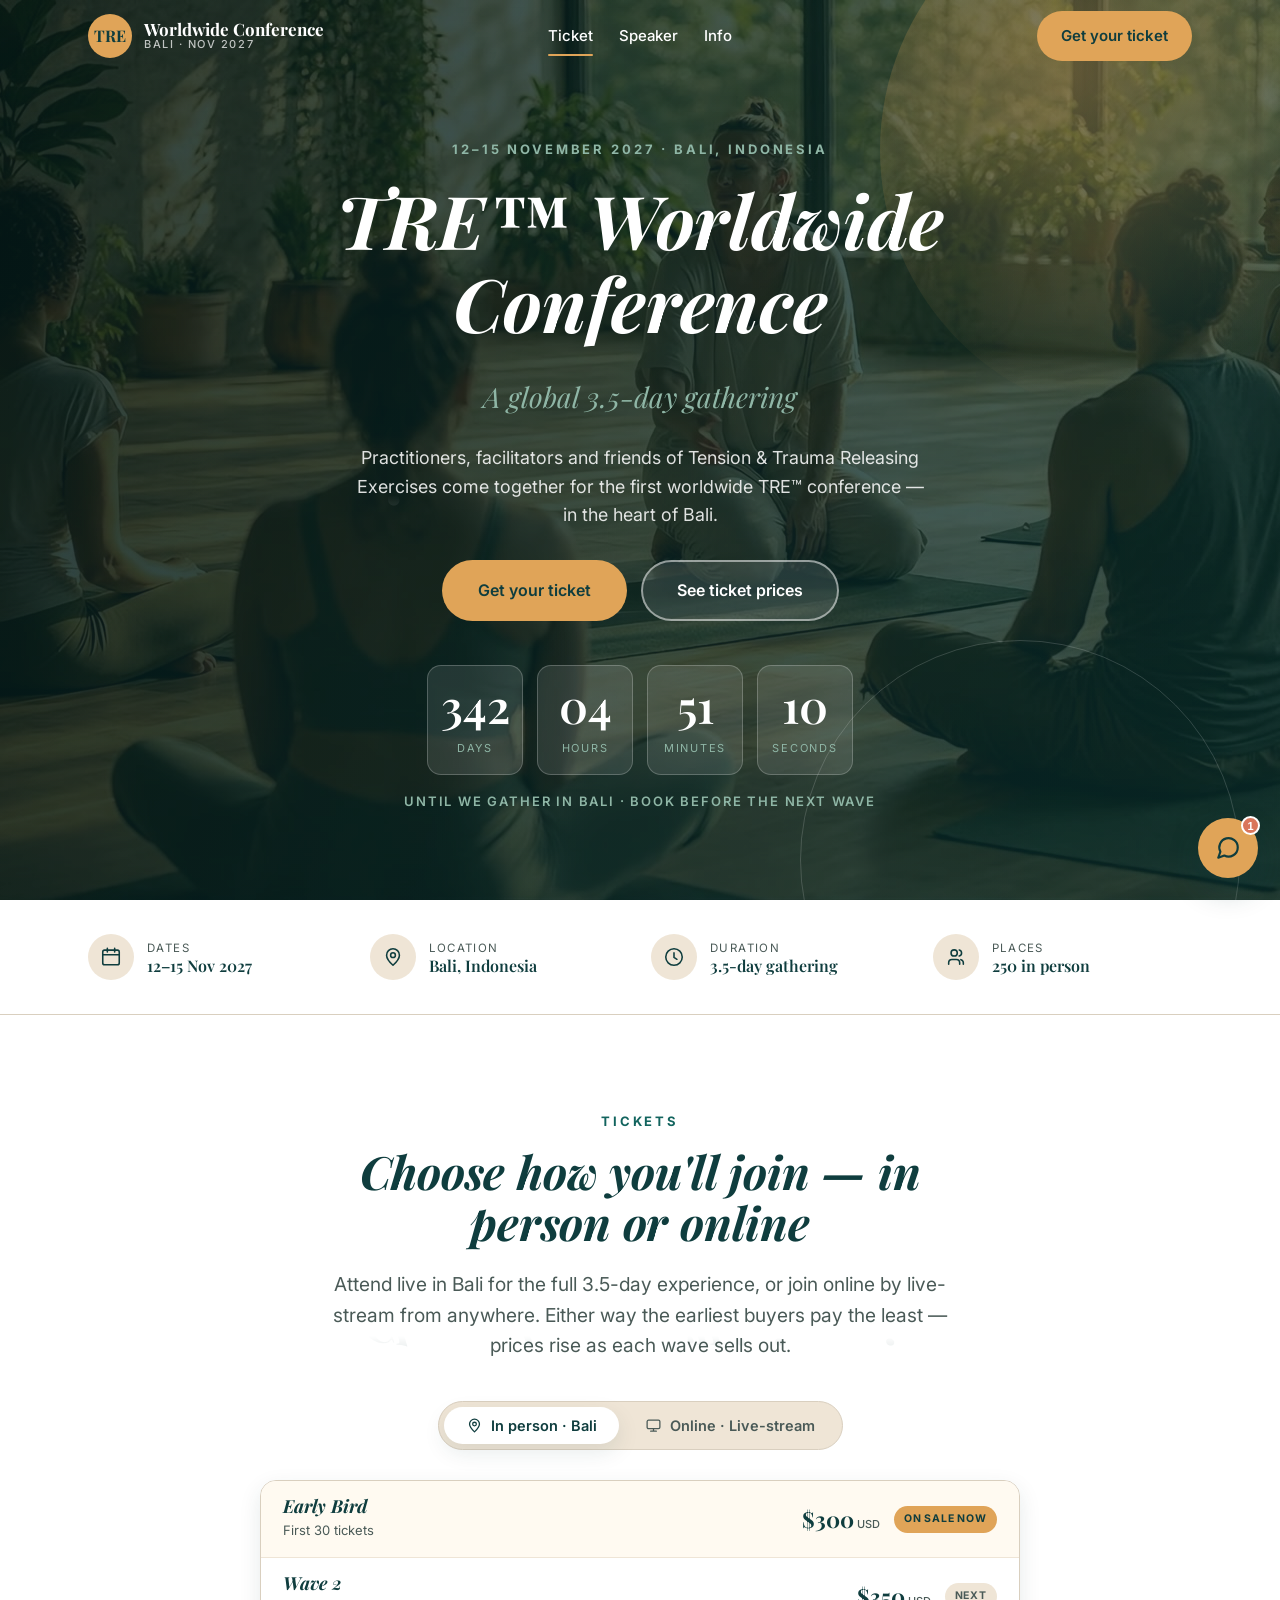
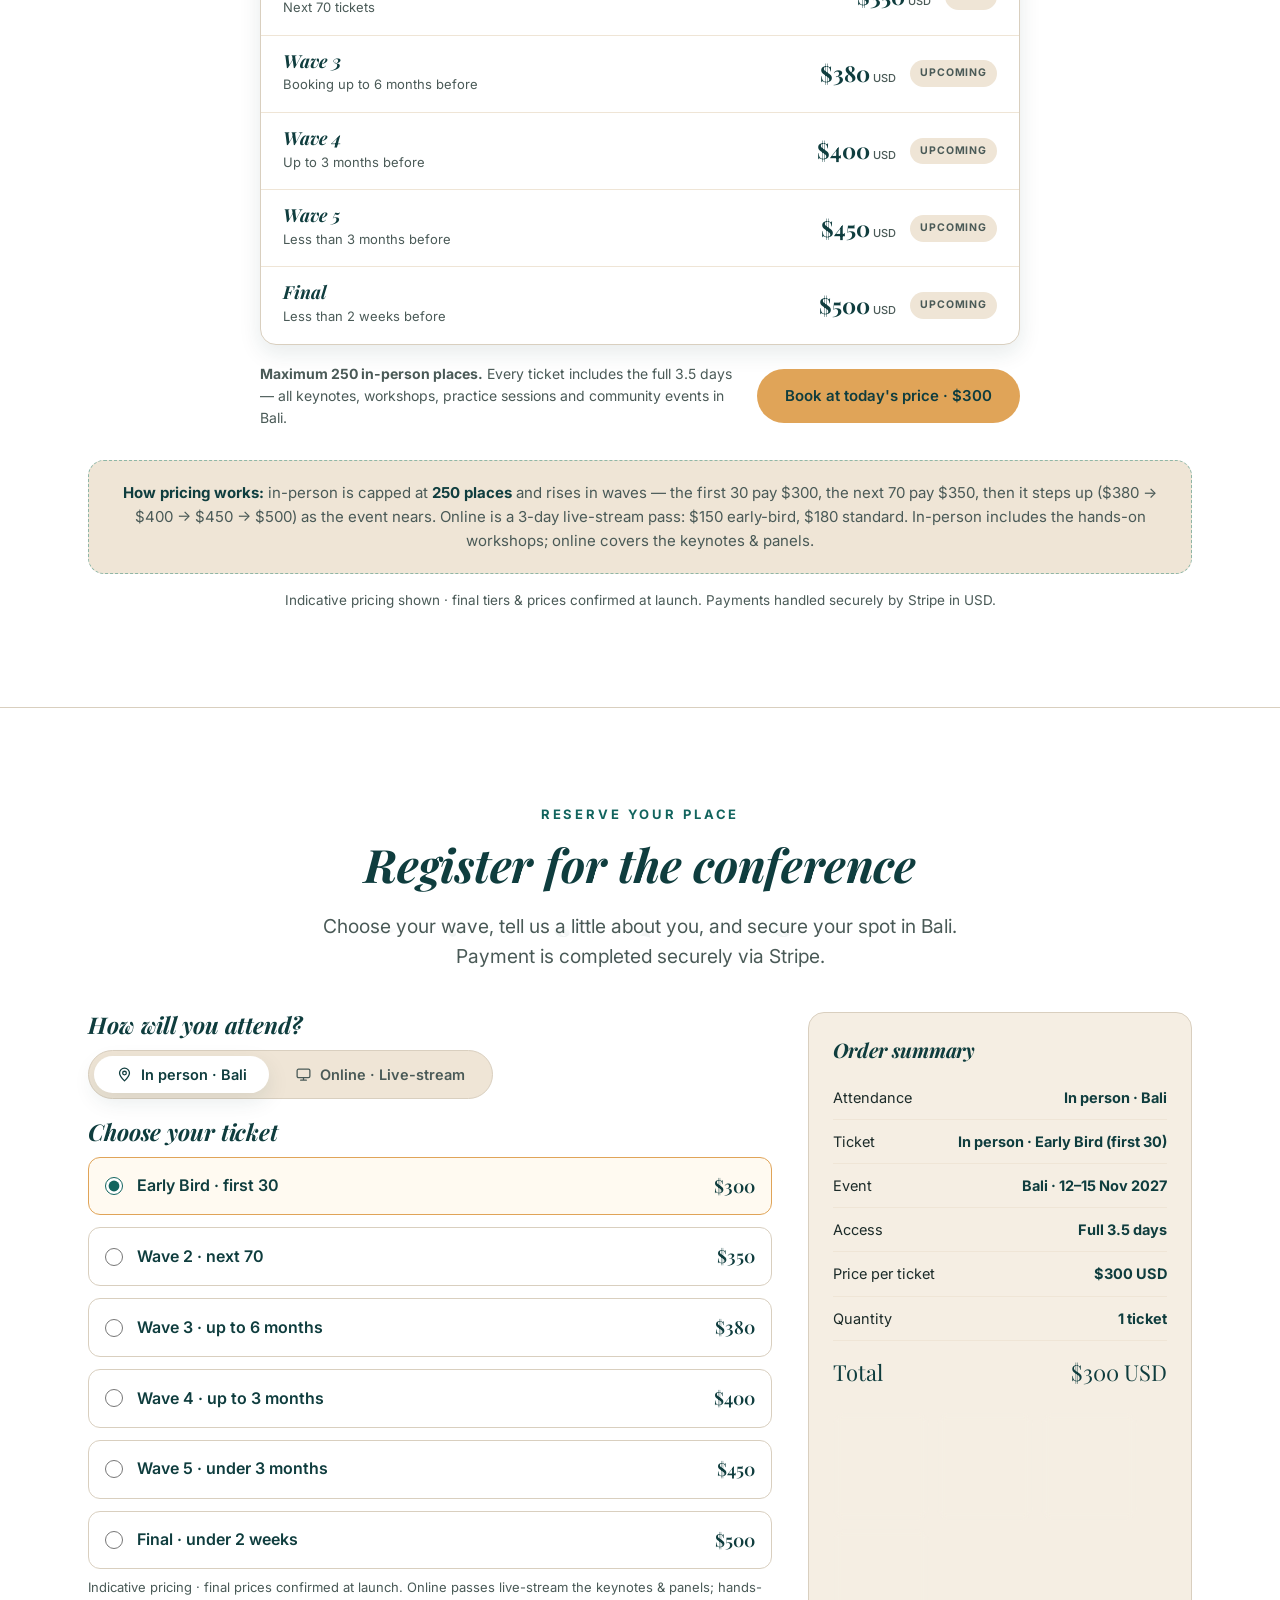
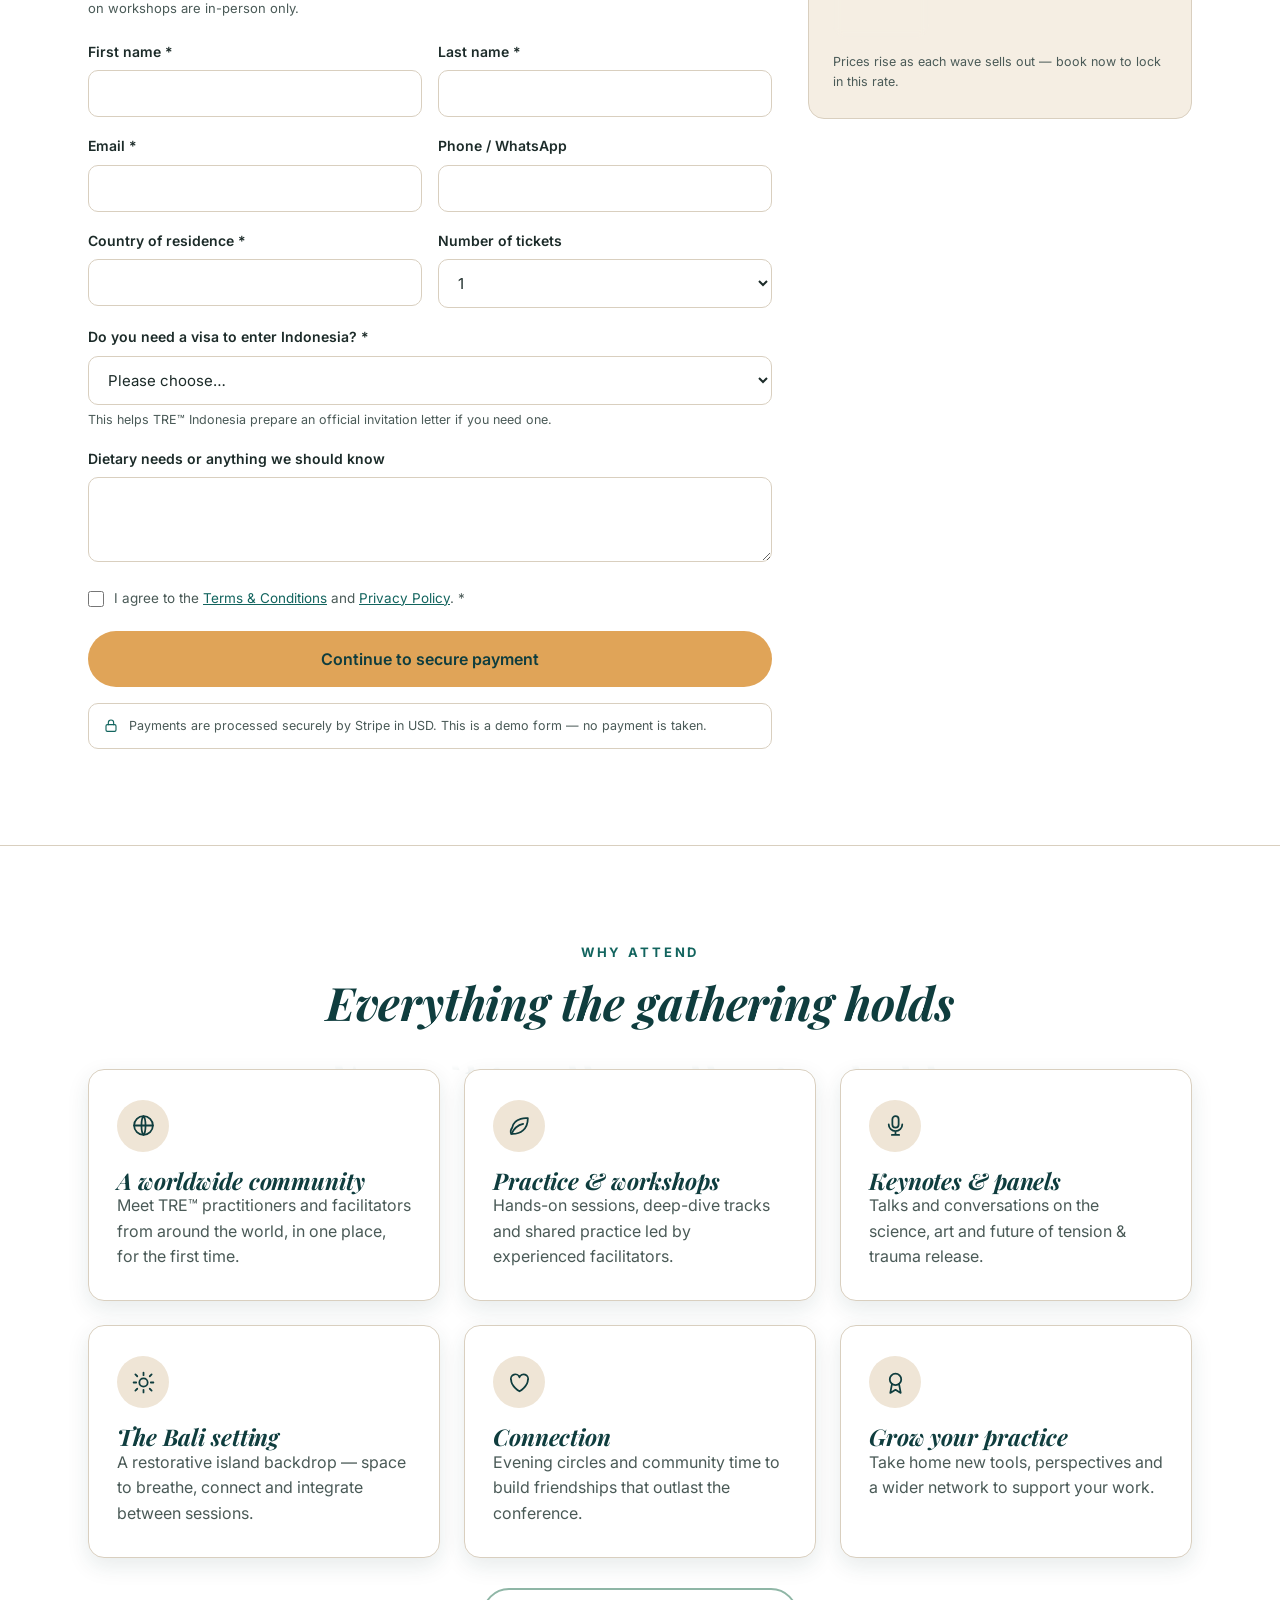
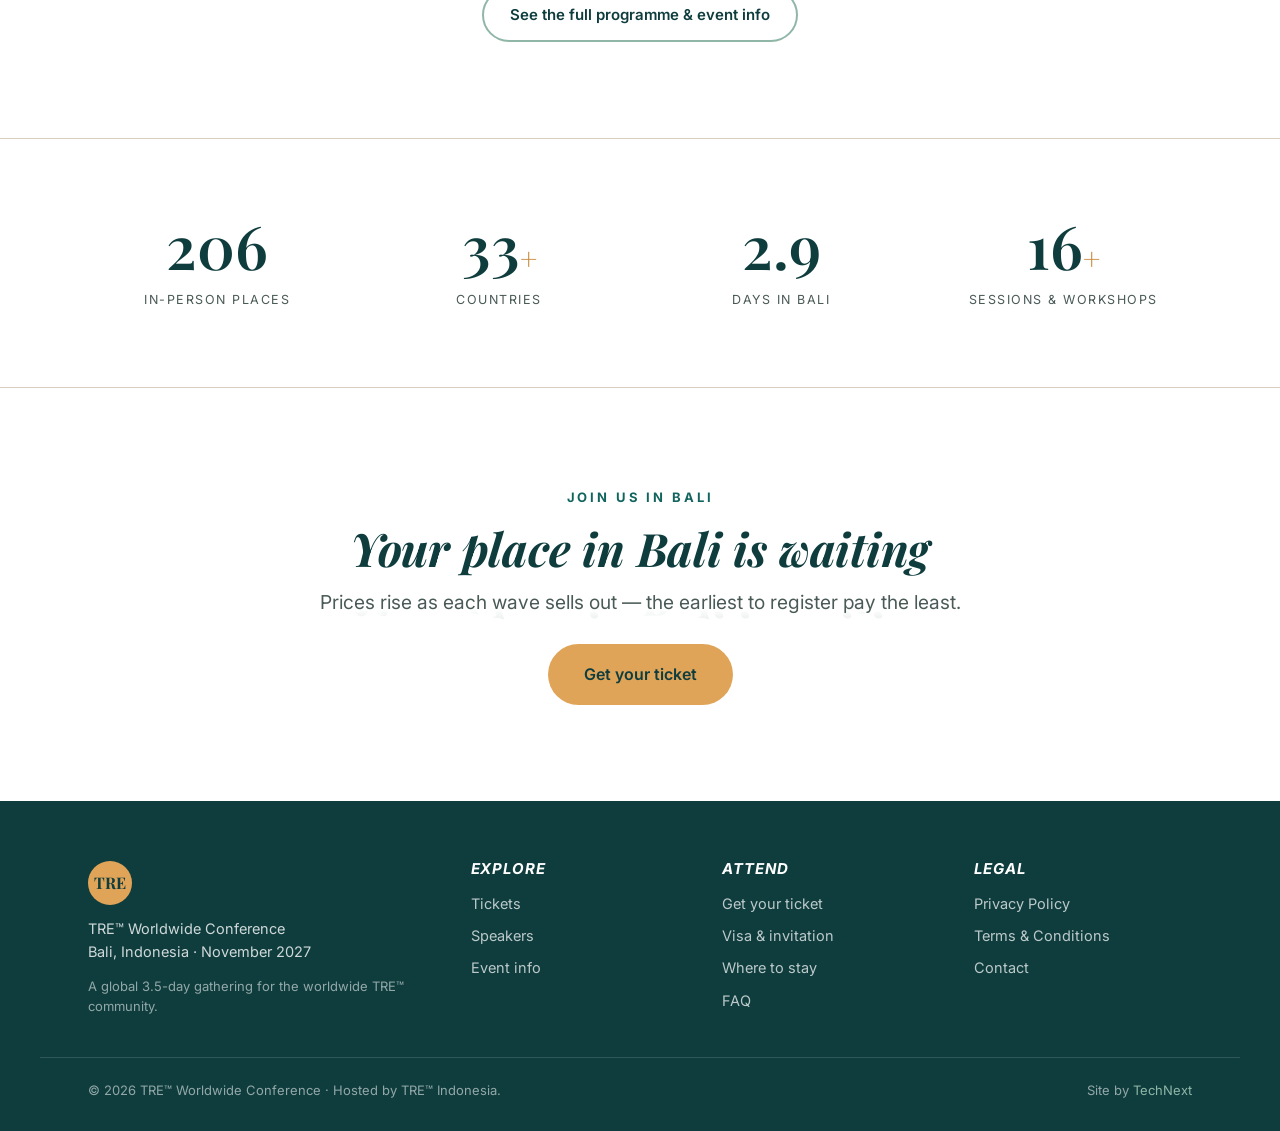
<file: index.html>
<!doctype html>
<html lang="en">
<head>
<meta charset="utf-8">
<meta name="viewport" content="width=device-width, initial-scale=1">
<title>TRE™ Worldwide Conference — Bali 2027 | Tickets</title>
<meta name="description" content="Get your ticket for the first worldwide TRE™ conference — Bali, Indonesia, November 2027. Live countdown, rising-price waves, secure registration.">
<link rel="preconnect" href="https://fonts.googleapis.com">
<link rel="preconnect" href="https://fonts.gstatic.com" crossorigin>
<link href="https://fonts.googleapis.com/css2?family=Playfair+Display:ital,wght@0,400;0,500;0,600;0,700;0,800;0,900;1,400;1,500;1,600;1,700;1,800;1,900&family=Inter:wght@400;500;600;700&display=swap" rel="stylesheet">
<link rel="stylesheet" href="assets/style.css?v=5">
<link rel="icon" href="data:image/svg+xml,%3Csvg%20xmlns='http://www.w3.org/2000/svg'%20viewBox='0%200%2032%2032'%3E%3Ccircle%20cx='16'%20cy='16'%20r='16'%20fill='%230F3D3E'/%3E%3Ccircle%20cx='16'%20cy='16'%20r='6'%20fill='%23E0A458'/%3E%3C/svg%3E">
</head>
<body>

<header class="site-header" id="top">
  <div class="wrap header-inner">
    <a class="brand" href="index.html">
      <span class="brand-mark">TRE</span>
      <span class="brand-text">Worldwide Conference<small>Bali · Nov 2027</small></span>
    </a>
    <button class="nav-toggle" aria-label="Toggle menu" aria-expanded="false"><span></span><span></span><span></span></button>
    <nav class="site-nav" id="nav">
      <div class="nav-links">
        <a href="index.html" class="is-active">Ticket</a>
        <a href="speakers.html">Speaker</a>
        <a href="info.html">Info</a>
      </div>
      <a class="btn btn-amber nav-cta" href="#register">Get your ticket</a>
    </nav>
  </div>
</header>

<!-- HERO -->
<section class="hero">
  <video class="hero-video" autoplay muted loop playsinline preload="auto" poster="images/hero-poster.jpg">
    <source src="videos/hero.mp4" type="video/mp4">
  </video>
  <div class="glow"></div><div class="ring"></div>
  <div class="wrap">
    <span class="kicker">12–15 November 2027 · Bali, Indonesia</span>
    <h1>TRE™ Worldwide Conference</h1>
    <div class="sub">A global 3.5-day gathering</div>
    <p class="hero-copy">Practitioners, facilitators and friends of Tension &amp; Trauma Releasing Exercises come together for the first worldwide TRE™ conference — in the heart of Bali.</p>
    <div class="hero-btns">
      <a class="btn btn-amber btn-lg pulse" href="#register">Get your ticket</a>
      <a class="btn btn-ghost-light btn-lg" href="#tickets">See ticket prices</a>
    </div>
    <div class="countdown" data-countdown>
      <div class="cd-box"><div class="n" data-cd="days">—</div><div class="l">Days</div></div>
      <div class="cd-box"><div class="n" data-cd="hours">—</div><div class="l">Hours</div></div>
      <div class="cd-box"><div class="n" data-cd="minutes">—</div><div class="l">Minutes</div></div>
      <div class="cd-box"><div class="n" data-cd="seconds">—</div><div class="l">Seconds</div></div>
    </div>
    <div class="cd-label">Until we gather in Bali · book before the next wave</div>
  </div>
</section>

<!-- QUICK FACTS -->
<section class="section--white" style="padding:34px 0;">
  <div class="wrap">
    <div class="facts">
      <div class="fact"><div class="fi"><svg viewBox="0 0 24 24"><rect x="3" y="4.5" width="18" height="16" rx="2"/><path d="M3 9.5h18M8 2.5v4M16 2.5v4"/></svg></div><div><div class="fl">Dates</div><div class="fv">12–15 Nov 2027</div></div></div>
      <div class="fact"><div class="fi"><svg viewBox="0 0 24 24"><path d="M12 21s7-6.4 7-11a7 7 0 1 0-14 0c0 4.6 7 11 7 11z"/><circle cx="12" cy="10" r="2.6"/></svg></div><div><div class="fl">Location</div><div class="fv">Bali, Indonesia</div></div></div>
      <div class="fact"><div class="fi"><svg viewBox="0 0 24 24"><circle cx="12" cy="12" r="9"/><path d="M12 7.5v5l3.2 2"/></svg></div><div><div class="fl">Duration</div><div class="fv">3.5-day gathering</div></div></div>
      <div class="fact"><div class="fi"><svg viewBox="0 0 24 24"><path d="M16 20v-1.6a3.6 3.6 0 0 0-3.6-3.6H7.6A3.6 3.6 0 0 0 4 18.4V20"/><circle cx="10" cy="7.6" r="3.4"/><path d="M20 20v-1.6a3.6 3.6 0 0 0-2.7-3.5M15.5 4.3a3.4 3.4 0 0 1 0 6.6"/></svg></div><div><div class="fl">Places</div><div class="fv">250 in person</div></div></div>
    </div>
  </div>
</section>

<!-- TICKETS -->
<section class="section--white divide" id="tickets">
  <div class="wrap">
    <div class="section-head center">
      <span class="kicker">Tickets</span>
      <h2>Choose how you'll join — in person or online</h2>
      <p class="lead">Attend live in Bali for the full 3.5-day experience, or join online by live-stream from anywhere. Either way the earliest buyers pay the least — prices rise as each wave sells out.</p>
    </div>
    <div class="attend-wrap">
      <div class="attend-toggle" role="tablist" aria-label="Attendance type">
        <button type="button" class="at-opt is-on" data-attend="inperson" aria-selected="true"><svg viewBox="0 0 24 24"><path d="M12 21s7-6.4 7-11a7 7 0 1 0-14 0c0 4.6 7 11 7 11z"/><circle cx="12" cy="10" r="2.6"/></svg>In person · Bali</button>
        <button type="button" class="at-opt" data-attend="online" aria-selected="false"><svg viewBox="0 0 24 24"><rect x="3" y="4.5" width="18" height="12" rx="2"/><path d="M8 20h8M12 16.5V20"/></svg>Online · Live-stream</button>
      </div>
    </div>
    <div class="tiers tiers--ladder" data-tiers="inperson">
      <div class="ladder">
        <div class="ladder-row is-now">
          <div class="lr-when"><span class="lr-stage">Early Bird</span><span class="lr-sub">First 30 tickets</span></div>
          <div class="lr-price">$300<small>USD</small></div>
          <span class="lr-status">On sale now</span>
        </div>
        <div class="ladder-row">
          <div class="lr-when"><span class="lr-stage">Wave 2</span><span class="lr-sub">Next 70 tickets</span></div>
          <div class="lr-price">$350<small>USD</small></div>
          <span class="lr-status">Next</span>
        </div>
        <div class="ladder-row">
          <div class="lr-when"><span class="lr-stage">Wave 3</span><span class="lr-sub">Booking up to 6 months before</span></div>
          <div class="lr-price">$380<small>USD</small></div>
          <span class="lr-status">Upcoming</span>
        </div>
        <div class="ladder-row">
          <div class="lr-when"><span class="lr-stage">Wave 4</span><span class="lr-sub">Up to 3 months before</span></div>
          <div class="lr-price">$400<small>USD</small></div>
          <span class="lr-status">Upcoming</span>
        </div>
        <div class="ladder-row">
          <div class="lr-when"><span class="lr-stage">Wave 5</span><span class="lr-sub">Less than 3 months before</span></div>
          <div class="lr-price">$450<small>USD</small></div>
          <span class="lr-status">Upcoming</span>
        </div>
        <div class="ladder-row">
          <div class="lr-when"><span class="lr-stage">Final</span><span class="lr-sub">Less than 2 weeks before</span></div>
          <div class="lr-price">$500<small>USD</small></div>
          <span class="lr-status">Upcoming</span>
        </div>
      </div>
      <div class="ladder-foot">
        <span><b>Maximum 250 in-person places.</b> Every ticket includes the full 3.5 days — all keynotes, workshops, practice sessions and community events in Bali.</span>
        <a class="btn btn-amber pick-tier" data-tier="ip1" data-attend="inperson" href="#register">Book at today's price · $300</a>
      </div>
    </div>

    <div class="tiers tiers--two" data-tiers="online" hidden>
      <div class="tier tier--online tier--featured">
        <span class="badge-featured">Best value</span>
        <span class="t-mode">Online</span>
        <span class="t-tag">Early Bird</span>
        <div class="t-name">Live-stream</div>
        <div class="t-price">$150 <small>USD</small></div>
        <div class="t-note">3-day live-stream · early-bird rate</div>
        <ul><li>Live-stream of all keynotes &amp; panels (3 days)</li><li>Session recordings after each day</li><li>Digital workbook &amp; online community</li></ul>
        <a class="btn btn-amber pick-tier" data-tier="on1" data-attend="online" href="#register">Choose Early Bird</a>
      </div>
      <div class="tier tier--online">
        <span class="t-mode">Online</span>
        <span class="t-tag">Standard</span>
        <div class="t-name">Live-stream</div>
        <div class="t-price">$180 <small>USD</small></div>
        <div class="t-note">3-day live-stream · standard rate</div>
        <ul><li>Live-stream of all keynotes &amp; panels (3 days)</li><li>Session recordings after each day</li><li>Digital workbook &amp; online community</li></ul>
        <a class="btn btn-outline pick-tier" data-tier="on2" data-attend="online" href="#register">Choose Standard</a>
      </div>
    </div>

    <div class="note center" style="margin-top:30px;"><b>How pricing works:</b> in-person is capped at <b>250 places</b> and rises in waves — the first 30 pay $300, the next 70 pay $350, then it steps up ($380 → $400 → $450 → $500) as the event nears. Online is a 3-day live-stream pass: $150 early-bird, $180 standard. In-person includes the hands-on workshops; online covers the keynotes &amp; panels.</div>
    <p class="center muted" style="margin-top:16px;font-size:13.5px;">Indicative pricing shown · final tiers &amp; prices confirmed at launch. Payments handled securely by Stripe in USD.</p>
  </div>
</section>

<!-- REGISTER -->
<section class="section--white divide" id="register">
  <div class="wrap">
    <div class="section-head center">
      <span class="kicker">Reserve your place</span>
      <h2>Register for the conference</h2>
      <p class="lead">Choose your wave, tell us a little about you, and secure your spot in Bali. Payment is completed securely via Stripe.</p>
    </div>

    <div class="form-success" id="form-success">
      <h3><svg viewBox="0 0 24 24"><circle cx="12" cy="12" r="9"/><path d="M8.5 12.5l2.5 2.5 4.5-5"/></svg>You're on the list!</h3>
      <p>Thanks for registering — this is a demo confirmation. On the live site you'll be taken to secure Stripe checkout to complete payment, then receive your ticket and info pack by email (travel, visa guidance and the recommended hotel list). If you told us you need a visa, TRE™ Indonesia will prepare your invitation letter.</p>
    </div>

    <div class="form-grid">
      <form id="ticket-form" novalidate>
        <h3 style="margin-bottom:12px;">How will you attend?</h3>
        <div class="attend-wrap" style="justify-content:flex-start;margin-bottom:20px;">
          <div class="attend-toggle" role="tablist" aria-label="Attendance type">
            <button type="button" class="at-opt is-on" data-attend="inperson"><svg viewBox="0 0 24 24"><path d="M12 21s7-6.4 7-11a7 7 0 1 0-14 0c0 4.6 7 11 7 11z"/><circle cx="12" cy="10" r="2.6"/></svg>In person · Bali</button>
            <button type="button" class="at-opt" data-attend="online"><svg viewBox="0 0 24 24"><rect x="3" y="4.5" width="18" height="12" rx="2"/><path d="M8 20h8M12 16.5V20"/></svg>Online · Live-stream</button>
          </div>
        </div>

        <h3 style="margin-bottom:12px;">Choose your ticket</h3>
        <div class="radio-tiers" data-attend-group="inperson">
          <label class="radio-tier"><input type="radio" name="tier" value="ip1" data-name="In person · Early Bird (first 30)" data-price="$300 USD"><span class="rt-name">Early Bird · first 30</span><span class="rt-price">$300</span></label>
          <label class="radio-tier"><input type="radio" name="tier" value="ip2" data-name="In person · Wave 2 (next 70)" data-price="$350 USD"><span class="rt-name">Wave 2 · next 70</span><span class="rt-price">$350</span></label>
          <label class="radio-tier"><input type="radio" name="tier" value="ip3" data-name="In person · Wave 3 (up to 6 months before)" data-price="$380 USD"><span class="rt-name">Wave 3 · up to 6 months</span><span class="rt-price">$380</span></label>
          <label class="radio-tier"><input type="radio" name="tier" value="ip4" data-name="In person · Wave 4 (up to 3 months before)" data-price="$400 USD"><span class="rt-name">Wave 4 · up to 3 months</span><span class="rt-price">$400</span></label>
          <label class="radio-tier"><input type="radio" name="tier" value="ip5" data-name="In person · Wave 5 (less than 3 months)" data-price="$450 USD"><span class="rt-name">Wave 5 · under 3 months</span><span class="rt-price">$450</span></label>
          <label class="radio-tier"><input type="radio" name="tier" value="ip6" data-name="In person · Final (less than 2 weeks)" data-price="$500 USD"><span class="rt-name">Final · under 2 weeks</span><span class="rt-price">$500</span></label>
        </div>
        <div class="radio-tiers" data-attend-group="online" hidden>
          <label class="radio-tier"><input type="radio" name="tier" value="on1" data-name="Online · Early Bird (3-day live-stream)" data-price="$150 USD" disabled><span class="rt-name">Early Bird · live-stream</span><span class="rt-price">$150</span></label>
          <label class="radio-tier"><input type="radio" name="tier" value="on2" data-name="Online · Standard (3-day live-stream)" data-price="$180 USD" disabled><span class="rt-name">Standard · live-stream</span><span class="rt-price">$180</span></label>
        </div>
        <p class="muted" style="font-size:13px;margin-bottom:22px;">Indicative pricing · final prices confirmed at launch. Online passes live-stream the keynotes &amp; panels; hands-on workshops are in-person only.</p>

        <div class="field-row">
          <div class="field"><label for="fname">First name *</label><input id="fname" name="fname" type="text" required></div>
          <div class="field"><label for="lname">Last name *</label><input id="lname" name="lname" type="text" required></div>
        </div>
        <div class="field-row">
          <div class="field"><label for="email">Email *</label><input id="email" name="email" type="email" required></div>
          <div class="field"><label for="phone">Phone / WhatsApp</label><input id="phone" name="phone" type="tel"></div>
        </div>
        <div class="field-row">
          <div class="field"><label for="country">Country of residence *</label><input id="country" name="country" type="text" required></div>
          <div class="field"><label for="qty">Number of tickets</label>
            <select id="qty" name="qty"><option>1</option><option>2</option><option>3</option><option>4</option></select>
          </div>
        </div>

        <div class="field">
          <label for="visa">Do you need a visa to enter Indonesia? *</label>
          <select id="visa" name="visa" required>
            <option value="">Please choose…</option>
            <option value="no">No — I can enter visa-free / visa on arrival</option>
            <option value="yes">Yes — I'll need an invitation letter</option>
            <option value="unsure">I'm not sure yet</option>
          </select>
          <div class="hint">This helps TRE™ Indonesia prepare an official invitation letter if you need one.</div>
        </div>
        <div class="visa-note" id="visa-note"><b>Great — we'll help.</b> TRE™ Indonesia will prepare an official invitation letter to support your visa application, sent with your info pack after payment.</div>

        <div class="field"><label for="notes">Dietary needs or anything we should know</label><textarea id="notes" name="notes" rows="3"></textarea></div>

        <label class="checkbox" style="margin-bottom:22px;">
          <input type="checkbox" required>
          <span>I agree to the <a href="terms.html" target="_blank" style="color:var(--teal-2);text-decoration:underline;">Terms &amp; Conditions</a> and <a href="privacy.html" target="_blank" style="color:var(--teal-2);text-decoration:underline;">Privacy Policy</a>. *</span>
        </label>

        <button type="submit" class="btn btn-amber btn-lg" style="width:100%;">Continue to secure payment</button>
        <div class="pay-note"><svg viewBox="0 0 24 24"><rect x="4.5" y="10" width="15" height="10" rx="2"/><path d="M8 10V7a4 4 0 0 1 8 0v3"/></svg> Payments are processed securely by Stripe in USD. This is a demo form — no payment is taken.</div>
      </form>

      <aside class="summary">
        <h3>Order summary</h3>
        <div class="row"><span>Attendance</span><b id="sum-attend">In person · Bali</b></div>
        <div class="row"><span>Ticket</span><b id="sum-tier">Early Bird · Wave 1</b></div>
        <div class="row"><span>Event</span><b>Bali · 12–15 Nov 2027</b></div>
        <div class="row"><span>Access</span><b id="sum-access">Full 3.5 days</b></div>
        <div class="row"><span>Price per ticket</span><b id="sum-unit">$300 USD</b></div>
        <div class="row"><span>Quantity</span><b id="sum-qty">1 ticket</b></div>
        <div class="total"><span>Total</span><span id="sum-total">$300 USD</span></div>
        <div class="countdown countdown--light" data-countdown style="margin-top:22px;gap:8px;">
          <div class="cd-box"><div class="n" data-cd="days">—</div><div class="l">Days</div></div>
          <div class="cd-box"><div class="n" data-cd="hours">—</div><div class="l">Hrs</div></div>
          <div class="cd-box"><div class="n" data-cd="minutes">—</div><div class="l">Min</div></div>
          <div class="cd-box"><div class="n" data-cd="seconds">—</div><div class="l">Sec</div></div>
        </div>
        <p class="muted" style="font-size:12.5px;margin-top:14px;">Prices rise as each wave sells out — book now to lock in this rate.</p>
      </aside>
    </div>
  </div>
</section>

<!-- WHY ATTEND -->
<section class="section--white divide">
  <div class="wrap">
    <div class="section-head center">
      <span class="kicker">Why attend</span>
      <h2>Everything the gathering holds</h2>
    </div>
    <div class="grid grid-3">
      <div class="card"><div class="ico"><svg viewBox="0 0 24 24"><circle cx="12" cy="12" r="9"/><path d="M3 12h18M12 3c2.6 2.6 2.6 15.4 0 18M12 3c-2.6 2.6-2.6 15.4 0 18"/></svg></div><h3>A worldwide community</h3><p>Meet TRE™ practitioners and facilitators from around the world, in one place, for the first time.</p></div>
      <div class="card"><div class="ico"><svg viewBox="0 0 24 24"><path d="M4 20c9 .5 16-4.5 16-15 0 0-13-1.5-15 9a6 6 0 0 0-1 6z"/><path d="M4.5 20c2.5-6 6.5-8.5 11-9.5"/></svg></div><h3>Practice &amp; workshops</h3><p>Hands-on sessions, deep-dive tracks and shared practice led by experienced facilitators.</p></div>
      <div class="card"><div class="ico"><svg viewBox="0 0 24 24"><rect x="9" y="3" width="6" height="11" rx="3"/><path d="M5.5 11a6.5 6.5 0 0 0 13 0M12 17.5V21M8.5 21h7"/></svg></div><h3>Keynotes &amp; panels</h3><p>Talks and conversations on the science, art and future of tension &amp; trauma release.</p></div>
      <div class="card"><div class="ico"><svg viewBox="0 0 24 24"><circle cx="12" cy="12" r="4"/><path d="M12 2.5v2.5M12 19v2.5M4.2 4.2l1.8 1.8M18 18l1.8 1.8M2.5 12H5M19 12h2.5M4.2 19.8 6 18M18 6l1.8-1.8"/></svg></div><h3>The Bali setting</h3><p>A restorative island backdrop — space to breathe, connect and integrate between sessions.</p></div>
      <div class="card"><div class="ico"><svg viewBox="0 0 24 24"><path d="M12 20.5S4 15.6 4 9.8A4.2 4.2 0 0 1 12 7a4.2 4.2 0 0 1 8 2.8c0 5.8-8 10.7-8 10.7z"/></svg></div><h3>Connection</h3><p>Evening circles and community time to build friendships that outlast the conference.</p></div>
      <div class="card"><div class="ico"><svg viewBox="0 0 24 24"><circle cx="12" cy="9" r="5.5"/><path d="M8.6 13.6 7 22l5-3 5 3-1.6-8.4"/></svg></div><h3>Grow your practice</h3><p>Take home new tools, perspectives and a wider network to support your work.</p></div>
    </div>
    <p class="center" style="margin-top:30px;"><a class="btn btn-outline" href="info.html">See the full programme &amp; event info</a></p>
  </div>
</section>

<!-- STATS -->
<section class="section--white divide" style="padding:clamp(48px,6vw,80px) 0;">
  <div class="wrap">
    <div class="stats">
      <div class="stat"><div class="num">250</div><div class="lbl">In-person places</div></div>
      <div class="stat"><div class="num">40<small>+</small></div><div class="lbl">Countries</div></div>
      <div class="stat"><div class="num">3.5</div><div class="lbl">Days in Bali</div></div>
      <div class="stat"><div class="num">20<small>+</small></div><div class="lbl">Sessions &amp; workshops</div></div>
    </div>
  </div>
</section>

<!-- FINAL CTA -->
<section class="section--white divide" style="text-align:center;">
  <div class="wrap">
    <span class="kicker">Join us in Bali</span>
    <h2 style="margin:14px 0 12px;">Your place in Bali is waiting</h2>
    <p class="lead" style="margin:0 auto 26px;">Prices rise as each wave sells out — the earliest to register pay the least.</p>
    <a class="btn btn-amber btn-lg pulse" href="#register">Get your ticket</a>
  </div>
</section>

<footer class="site-footer">
  <div class="wrap footer-grid">
    <div class="f-brand">
      <span class="brand-mark light">TRE</span>
      <p>TRE™ Worldwide Conference<br>Bali, Indonesia · November 2027</p>
      <p class="f-small">A global 3.5-day gathering for the worldwide TRE™ community.</p>
    </div>
    <div>
      <h4>Explore</h4>
      <a href="index.html">Tickets</a>
      <a href="speakers.html">Speakers</a>
      <a href="info.html">Event info</a>
    </div>
    <div>
      <h4>Attend</h4>
      <a href="index.html#register">Get your ticket</a>
      <a href="info.html#visa">Visa &amp; invitation</a>
      <a href="info.html#hotels">Where to stay</a>
      <a href="info.html#faq">FAQ</a>
    </div>
    <div>
      <h4>Legal</h4>
      <a href="privacy.html">Privacy Policy</a>
      <a href="terms.html">Terms &amp; Conditions</a>
      <a href="mailto:hello@technext.asia">Contact</a>
    </div>
  </div>
  <div class="wrap footer-bottom">
    <span>© <span id="year">2027</span> TRE™ Worldwide Conference · Hosted by TRE™ Indonesia.</span>
    <span>Site by <a href="https://www.technext.asia">TechNext</a></span>
  </div>
</footer>

<script src="assets/app.js?v=5"></script>
</body>
</html>
</file>
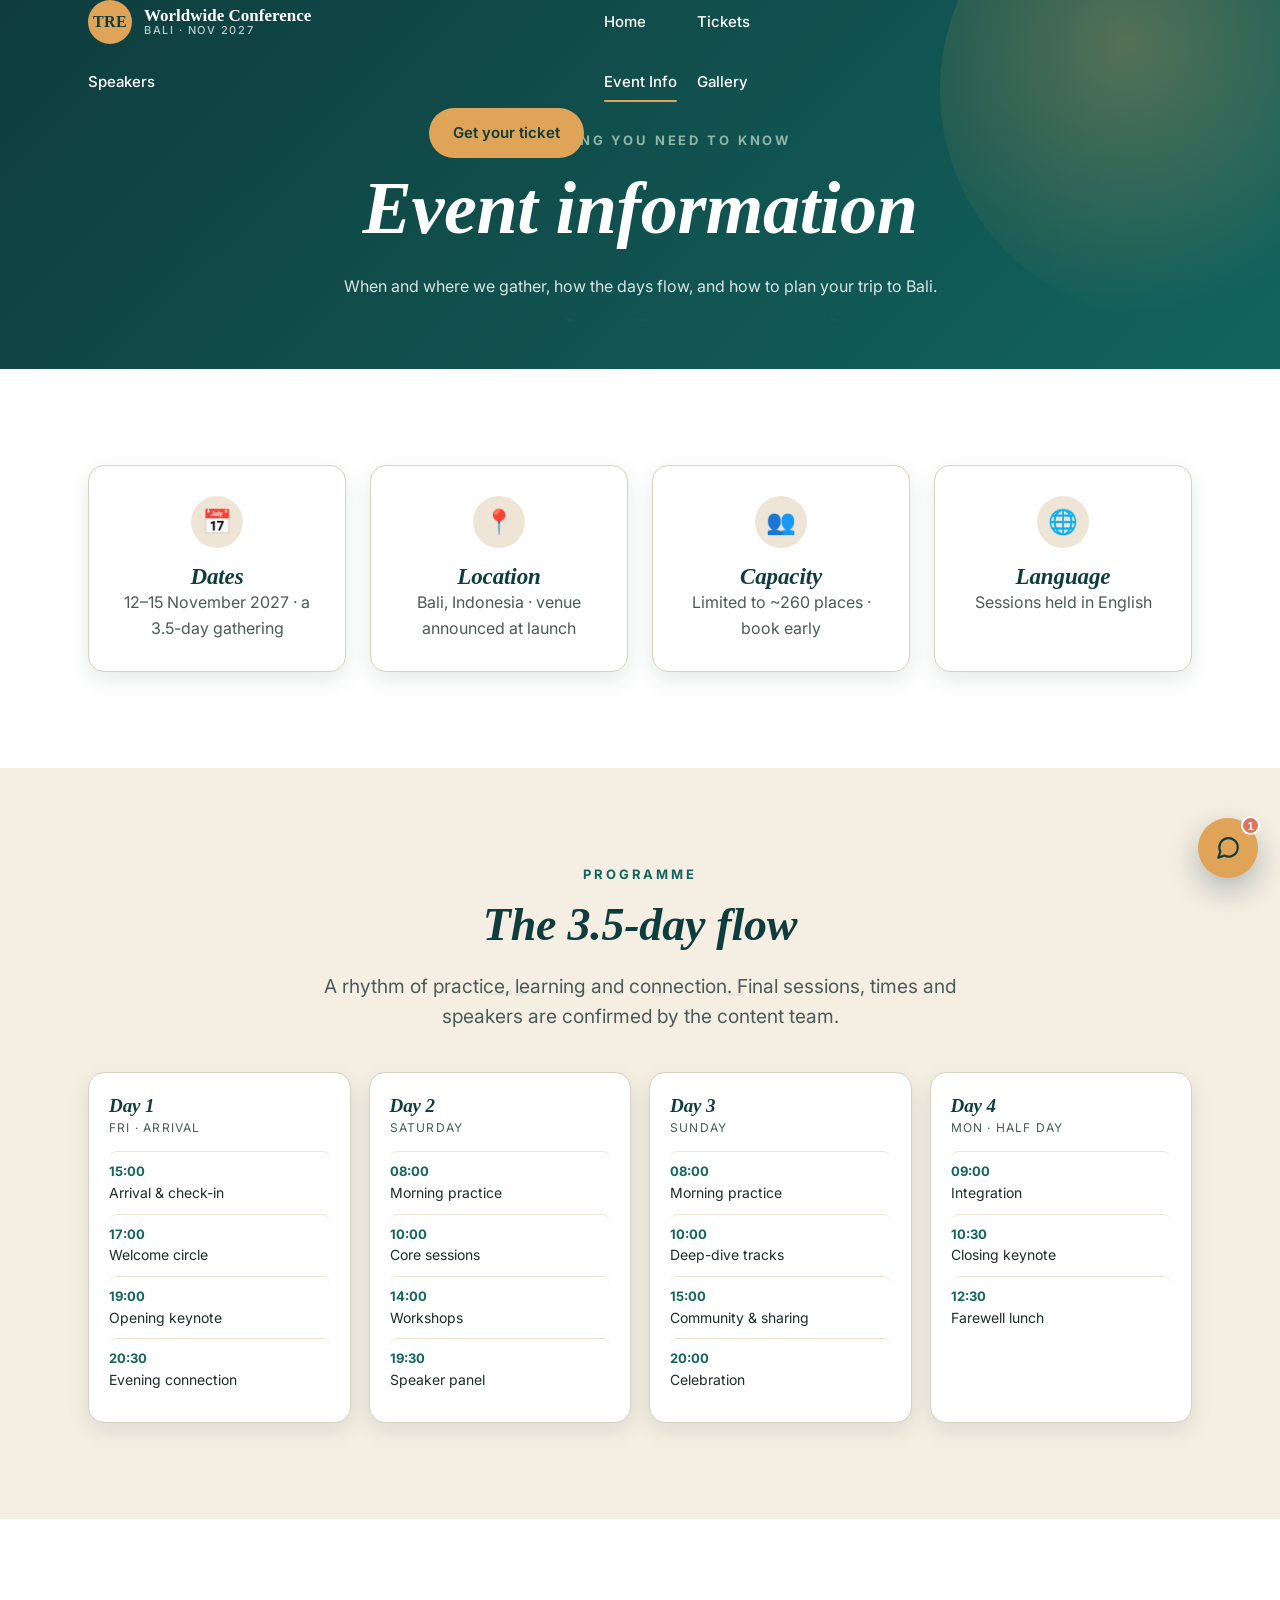
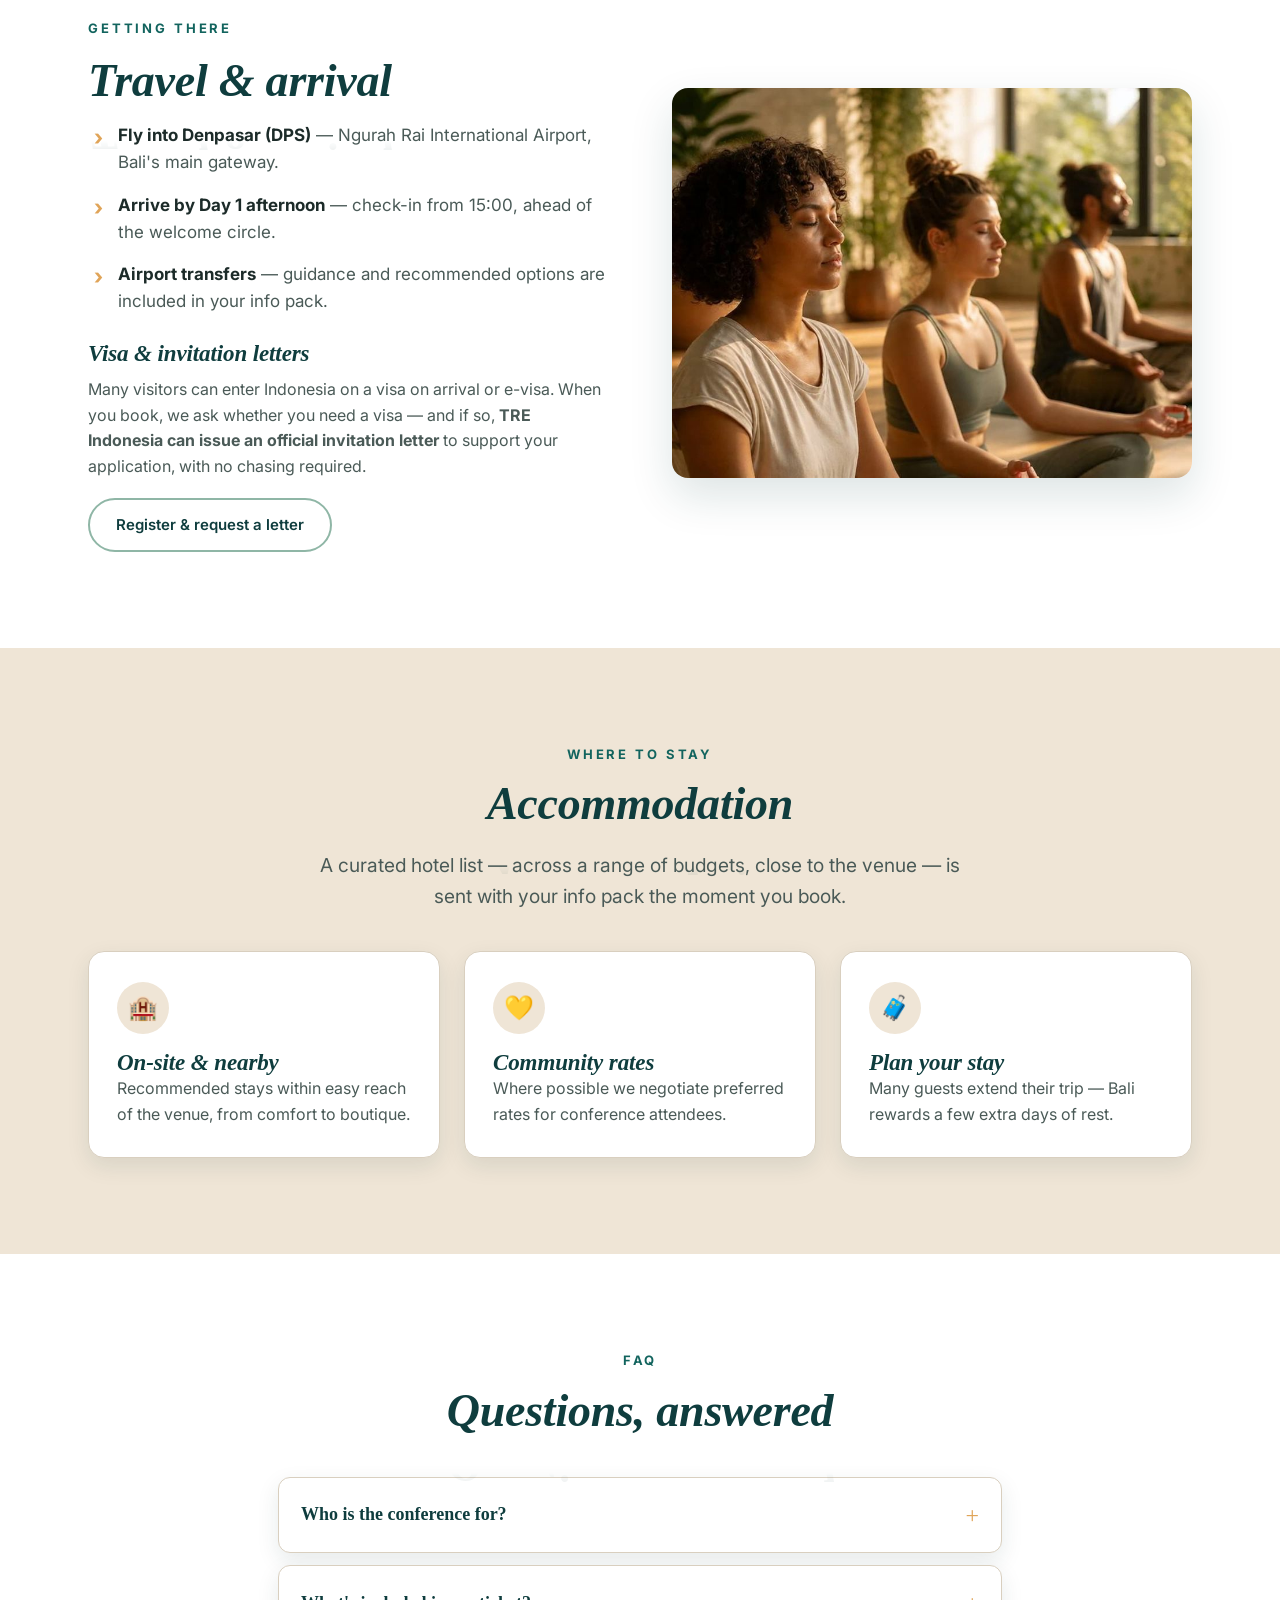
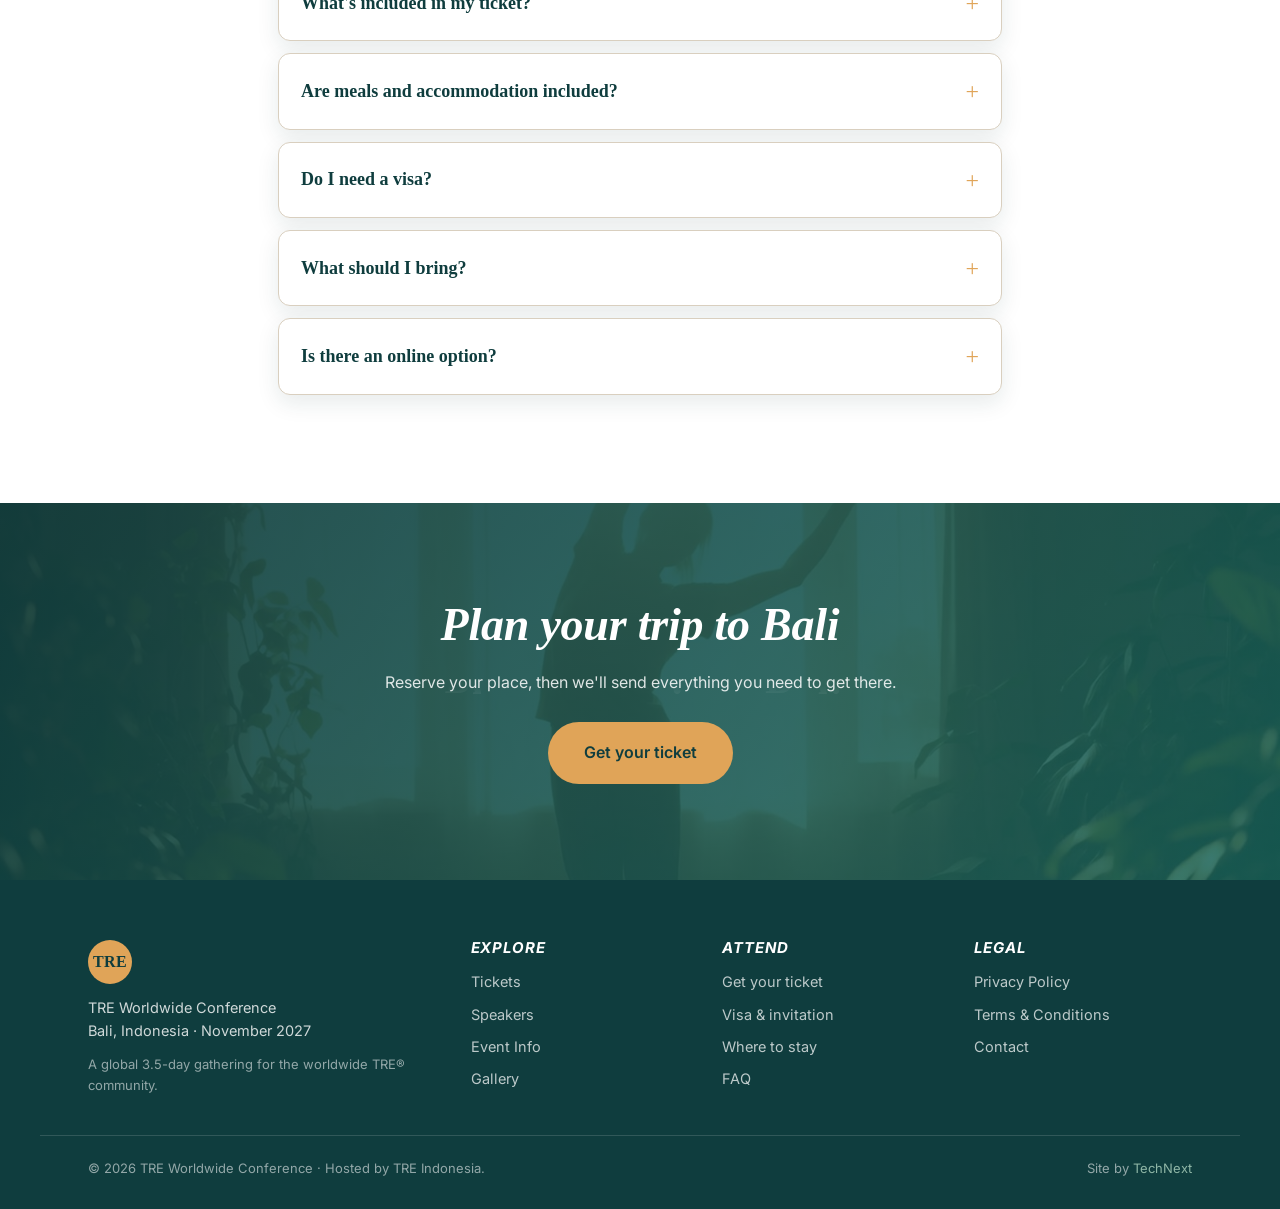
<file: event-info.html>
<!doctype html>
<html lang="en">
<head>
<meta charset="utf-8">
<meta name="viewport" content="width=device-width, initial-scale=1">
<title>Event Info — TRE Worldwide Conference, Bali 2027</title>
<meta name="description" content="Venue, programme, travel, visa guidance and accommodation for the TRE® Worldwide Conference in Bali, 12–15 November 2027.">
<link rel="preconnect" href="https://fonts.googleapis.com">
<link rel="preconnect" href="https://fonts.gstatic.com" crossorigin>
<link href="https://fonts.googleapis.com/css2?family=Fraunces:opsz,wght@9..144,400;9..144,500;9..144,600;9..144,700&family=Inter:wght@400;500;600;700&display=swap" rel="stylesheet">
<link rel="stylesheet" href="assets/style.css">
<link rel="icon" href="data:image/svg+xml,%3Csvg%20xmlns='http://www.w3.org/2000/svg'%20viewBox='0%200%2032%2032'%3E%3Ccircle%20cx='16'%20cy='16'%20r='16'%20fill='%230F3D3E'/%3E%3Ccircle%20cx='16'%20cy='16'%20r='6'%20fill='%23E0A458'/%3E%3C/svg%3E">
</head>
<body>

<header class="site-header" id="top">
  <div class="wrap header-inner">
    <a class="brand" href="index.html">
      <span class="brand-mark">TRE</span>
      <span class="brand-text">Worldwide Conference<small>Bali · Nov 2027</small></span>
    </a>
    <button class="nav-toggle" aria-label="Toggle menu" aria-expanded="false"><span></span><span></span><span></span></button>
    <nav class="site-nav" id="nav">
      <a href="index.html">Home</a>
      <a href="tickets.html">Tickets</a>
      <a href="speakers.html">Speakers</a>
      <a href="event-info.html" class="is-active">Event Info</a>
      <a href="gallery.html">Gallery</a>
      <a class="btn btn-amber nav-cta" href="get-ticket.html">Get your ticket</a>
    </nav>
  </div>
</header>

<section class="page-hero">
  <div class="glow"></div>
  <div class="wrap">
    <span class="kicker">Everything you need to know</span>
    <h1>Event information</h1>
    <p>When and where we gather, how the days flow, and how to plan your trip to Bali.</p>
  </div>
</section>

<!-- quick facts -->
<section class="section--white">
  <div class="wrap">
    <div class="grid grid-4">
      <div class="card center"><div class="ico" style="margin:0 auto 16px;">📅</div><h3>Dates</h3><p>12–15 November 2027 · a 3.5-day gathering</p></div>
      <div class="card center"><div class="ico" style="margin:0 auto 16px;">📍</div><h3>Location</h3><p>Bali, Indonesia · venue announced at launch</p></div>
      <div class="card center"><div class="ico" style="margin:0 auto 16px;">👥</div><h3>Capacity</h3><p>Limited to ~260 places · book early</p></div>
      <div class="card center"><div class="ico" style="margin:0 auto 16px;">🌐</div><h3>Language</h3><p>Sessions held in English</p></div>
    </div>
  </div>
</section>

<!-- programme -->
<section class="section--sand" id="programme">
  <div class="wrap">
    <div class="section-head center"><span class="kicker">Programme</span><h2>The 3.5-day flow</h2><p class="lead">A rhythm of practice, learning and connection. Final sessions, times and speakers are confirmed by the content team.</p></div>
    <div class="sched">
      <div class="day"><h3>Day 1</h3><div class="day-sub">Fri · Arrival</div>
        <div class="slot"><div class="time">15:00</div><div class="what">Arrival &amp; check-in</div></div>
        <div class="slot"><div class="time">17:00</div><div class="what">Welcome circle</div></div>
        <div class="slot"><div class="time">19:00</div><div class="what">Opening keynote</div></div>
        <div class="slot"><div class="time">20:30</div><div class="what">Evening connection</div></div>
      </div>
      <div class="day"><h3>Day 2</h3><div class="day-sub">Saturday</div>
        <div class="slot"><div class="time">08:00</div><div class="what">Morning practice</div></div>
        <div class="slot"><div class="time">10:00</div><div class="what">Core sessions</div></div>
        <div class="slot"><div class="time">14:00</div><div class="what">Workshops</div></div>
        <div class="slot"><div class="time">19:30</div><div class="what">Speaker panel</div></div>
      </div>
      <div class="day"><h3>Day 3</h3><div class="day-sub">Sunday</div>
        <div class="slot"><div class="time">08:00</div><div class="what">Morning practice</div></div>
        <div class="slot"><div class="time">10:00</div><div class="what">Deep-dive tracks</div></div>
        <div class="slot"><div class="time">15:00</div><div class="what">Community &amp; sharing</div></div>
        <div class="slot"><div class="time">20:00</div><div class="what">Celebration</div></div>
      </div>
      <div class="day"><h3>Day 4</h3><div class="day-sub">Mon · Half day</div>
        <div class="slot"><div class="time">09:00</div><div class="what">Integration</div></div>
        <div class="slot"><div class="time">10:30</div><div class="what">Closing keynote</div></div>
        <div class="slot"><div class="time">12:30</div><div class="what">Farewell lunch</div></div>
      </div>
    </div>
  </div>
</section>

<!-- travel + visa -->
<section class="section--white" id="visa">
  <div class="wrap split">
    <div>
      <span class="kicker">Getting there</span>
      <h2 style="margin:14px 0 16px;">Travel &amp; arrival</h2>
      <ul class="feature-list">
        <li><b>Fly into Denpasar (DPS)</b> — Ngurah Rai International Airport, Bali's main gateway.</li>
        <li><b>Arrive by Day 1 afternoon</b> — check-in from 15:00, ahead of the welcome circle.</li>
        <li><b>Airport transfers</b> — guidance and recommended options are included in your info pack.</li>
      </ul>
      <h3 style="margin:26px 0 10px;">Visa &amp; invitation letters</h3>
      <p>Many visitors can enter Indonesia on a visa on arrival or e-visa. When you book, we ask whether you need a visa — and if so, <b>TRE Indonesia can issue an official invitation letter</b> to support your application, with no chasing required.</p>
      <a class="btn btn-outline" href="get-ticket.html" style="margin-top:18px;">Register &amp; request a letter</a>
    </div>
    <div class="split-media"><img src="images/g2.jpg" alt="Practice session" style="border-radius:var(--radius);box-shadow:var(--shadow);"></div>
  </div>
</section>

<!-- hotels -->
<section class="section--sand2" id="hotels">
  <div class="wrap">
    <div class="section-head center"><span class="kicker">Where to stay</span><h2>Accommodation</h2><p class="lead">A curated hotel list — across a range of budgets, close to the venue — is sent with your info pack the moment you book.</p></div>
    <div class="grid grid-3">
      <div class="card"><div class="ico">🏨</div><h3>On-site &amp; nearby</h3><p>Recommended stays within easy reach of the venue, from comfort to boutique.</p></div>
      <div class="card"><div class="ico">💛</div><h3>Community rates</h3><p>Where possible we negotiate preferred rates for conference attendees.</p></div>
      <div class="card"><div class="ico">🧳</div><h3>Plan your stay</h3><p>Many guests extend their trip — Bali rewards a few extra days of rest.</p></div>
    </div>
  </div>
</section>

<!-- faq -->
<section class="section--white" id="faq">
  <div class="wrap" style="max-width:820px;">
    <div class="section-head center"><span class="kicker">FAQ</span><h2>Questions, answered</h2></div>
    <div class="faq">
      <details><summary>Who is the conference for?</summary><p>TRE® practitioners, facilitators, trainees and anyone drawn to somatic, nervous-system-based practice. All levels are welcome.</p></details>
      <details><summary>What's included in my ticket?</summary><p>Full access to all 3.5 days — keynotes, workshops, practice sessions and community events — plus a digital info pack and certificate. See <a href="tickets.html">Tickets</a>.</p></details>
      <details><summary>Are meals and accommodation included?</summary><p>Programme refreshments are provided; travel, hotels and meals outside the programme are arranged by you. We send a recommended hotel list on booking.</p></details>
      <details><summary>Do I need a visa?</summary><p>It depends on your nationality. When you register we ask if you need one, and TRE Indonesia can issue an invitation letter to support your application.</p></details>
      <details><summary>What should I bring?</summary><p>Comfortable clothing for movement, a water bottle, and an open mind. A full "what to pack" note is in your info pack.</p></details>
      <details><summary>Is there an online option?</summary><p>An online / video-access ticket may be offered as a later phase — register your interest via <a href="get-ticket.html">Get your ticket</a>.</p></details>
    </div>
  </div>
</section>

<section class="cta-band">
  <div class="wrap">
    <h2>Plan your trip to Bali</h2>
    <p>Reserve your place, then we'll send everything you need to get there.</p>
    <a class="btn btn-amber btn-lg" href="get-ticket.html">Get your ticket</a>
  </div>
</section>

<footer class="site-footer">
  <div class="wrap footer-grid">
    <div class="f-brand">
      <span class="brand-mark light">TRE</span>
      <p>TRE Worldwide Conference<br>Bali, Indonesia · November 2027</p>
      <p class="f-small">A global 3.5-day gathering for the worldwide TRE® community.</p>
    </div>
    <div><h4>Explore</h4><a href="tickets.html">Tickets</a><a href="speakers.html">Speakers</a><a href="event-info.html">Event Info</a><a href="gallery.html">Gallery</a></div>
    <div><h4>Attend</h4><a href="get-ticket.html">Get your ticket</a><a href="event-info.html#visa">Visa &amp; invitation</a><a href="event-info.html#hotels">Where to stay</a><a href="event-info.html#faq">FAQ</a></div>
    <div><h4>Legal</h4><a href="privacy.html">Privacy Policy</a><a href="terms.html">Terms &amp; Conditions</a><a href="mailto:hello@technext.asia">Contact</a></div>
  </div>
  <div class="wrap footer-bottom">
    <span>© <span id="year">2027</span> TRE Worldwide Conference · Hosted by TRE Indonesia.</span>
    <span>Site by <a href="https://www.technext.asia">TechNext</a></span>
  </div>
</footer>

<script src="assets/app.js"></script>
</body>
</html>
</file>
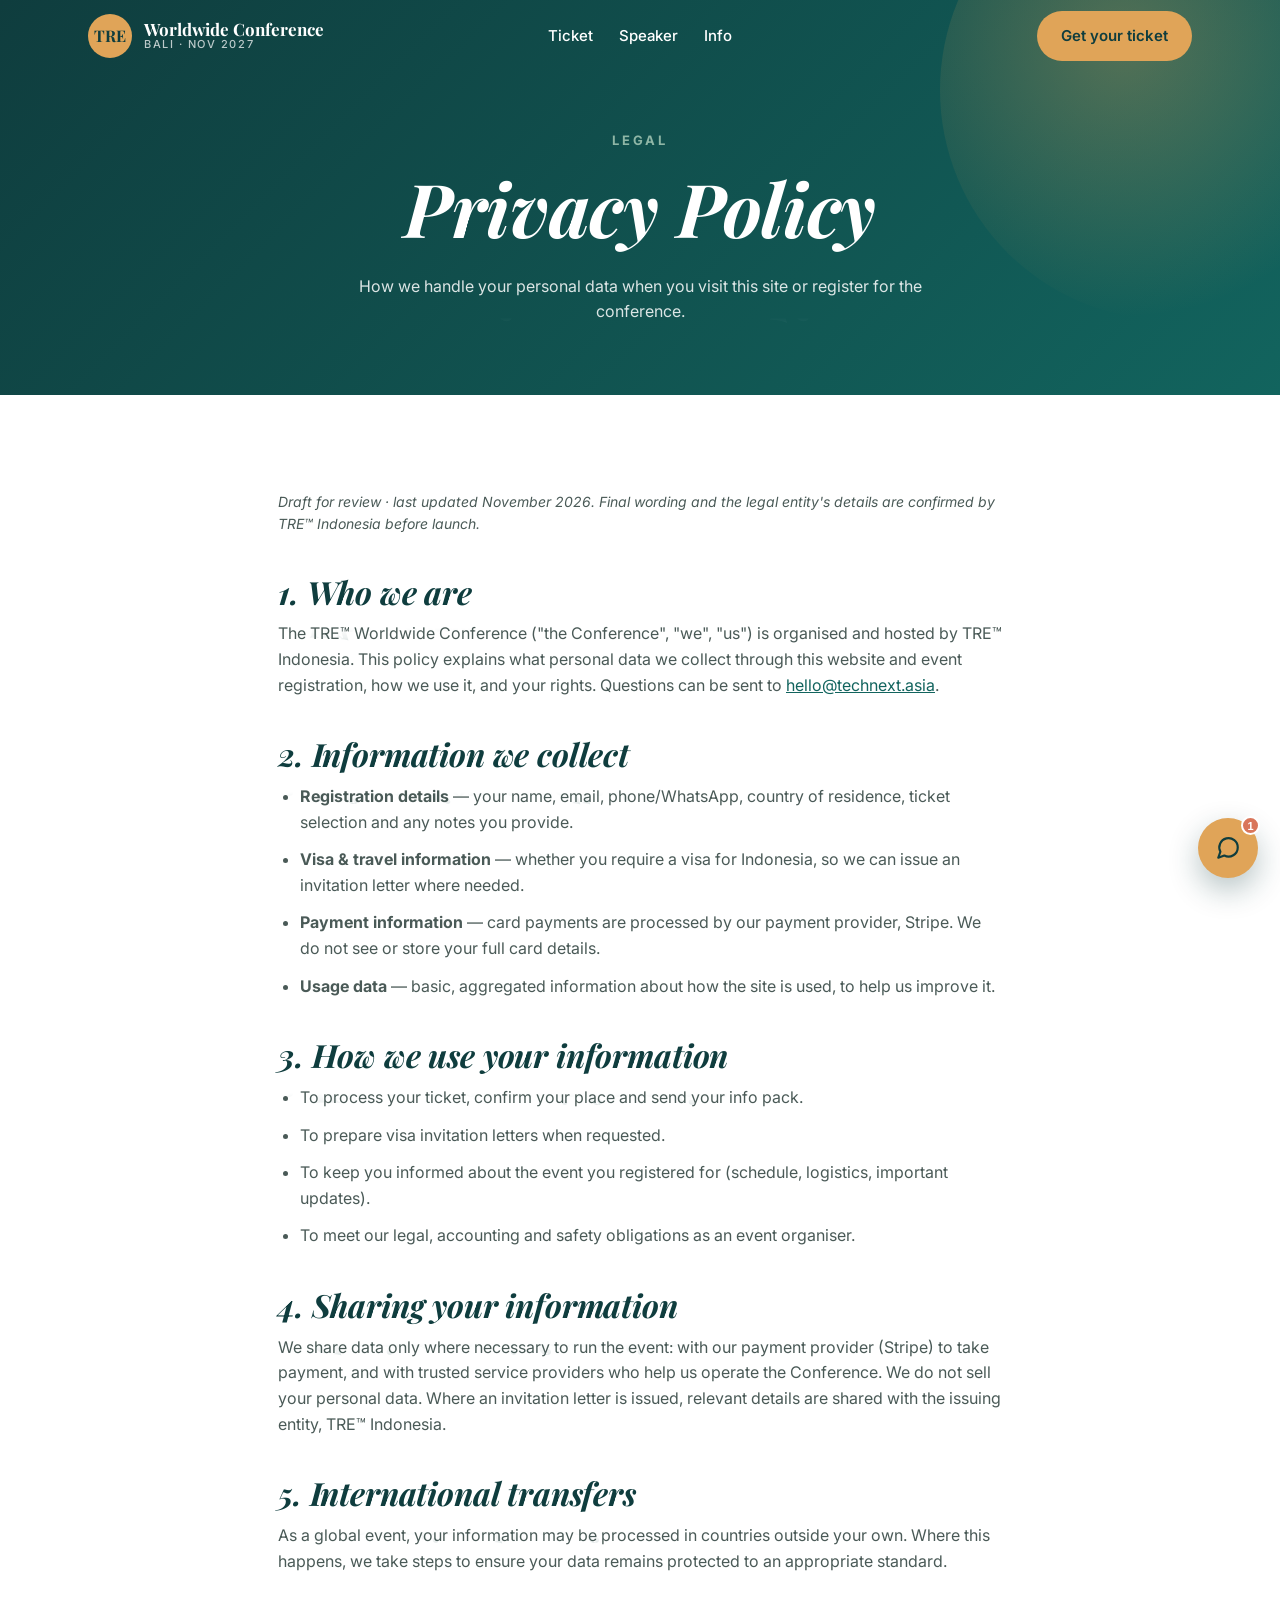
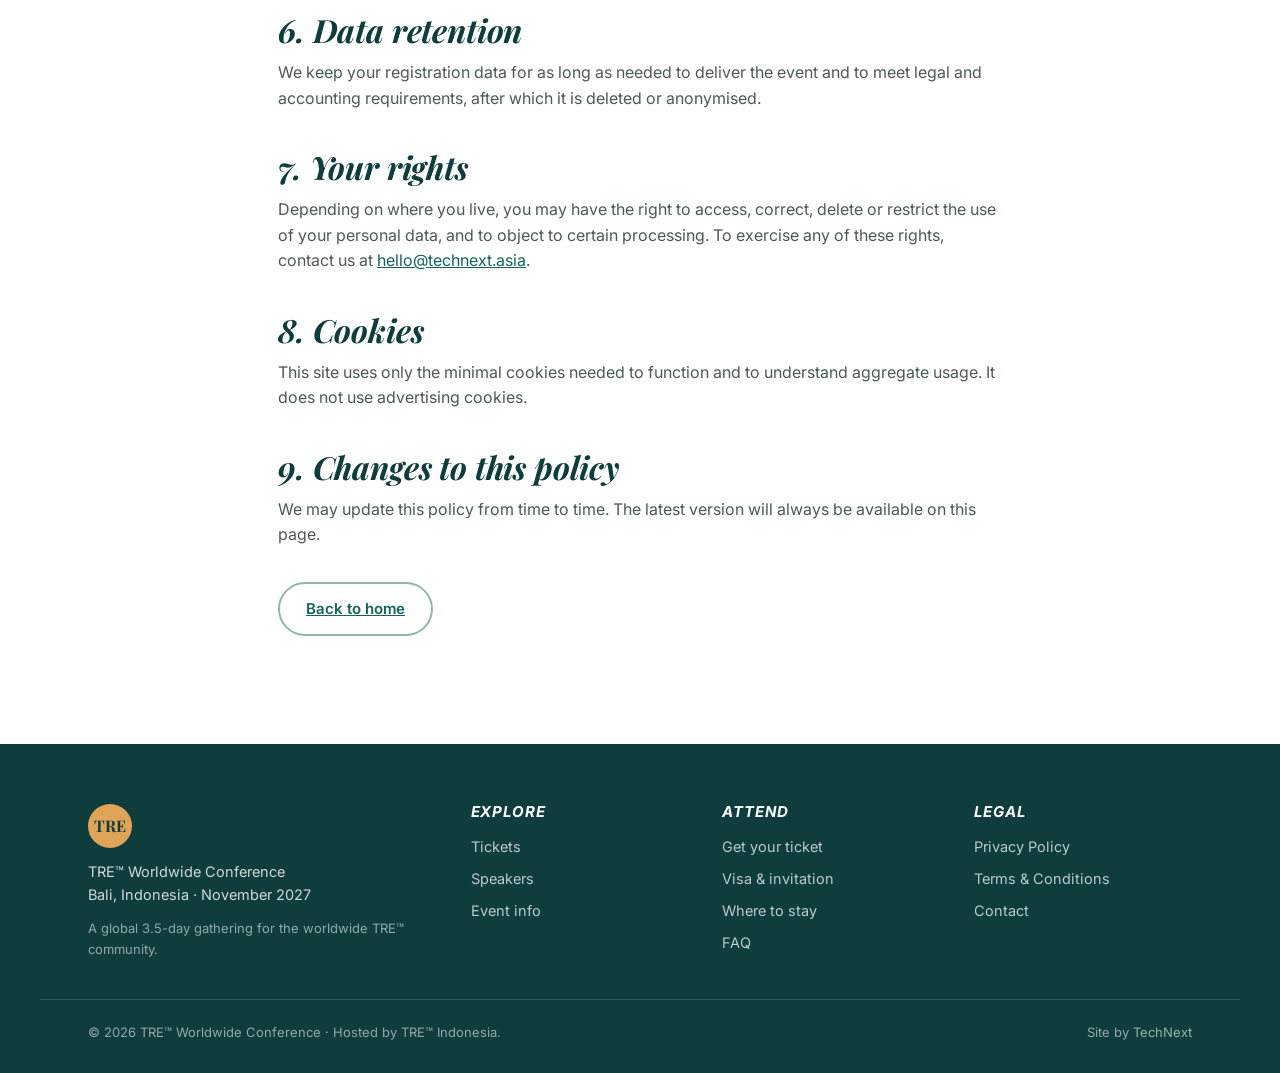
<file: privacy.html>
<!doctype html>
<html lang="en">
<head>
<meta charset="utf-8">
<meta name="viewport" content="width=device-width, initial-scale=1">
<title>Privacy Policy — TRE™ Worldwide Conference, Bali 2027</title>
<meta name="description" content="How the TRE™ Worldwide Conference collects, uses and protects your personal data.">
<link rel="preconnect" href="https://fonts.googleapis.com">
<link rel="preconnect" href="https://fonts.gstatic.com" crossorigin>
<link href="https://fonts.googleapis.com/css2?family=Playfair+Display:ital,wght@0,400;0,500;0,600;0,700;0,800;0,900;1,400;1,500;1,600;1,700;1,800;1,900&family=Inter:wght@400;500;600;700&display=swap" rel="stylesheet">
<link rel="stylesheet" href="assets/style.css?v=5">
<link rel="icon" href="data:image/svg+xml,%3Csvg%20xmlns='http://www.w3.org/2000/svg'%20viewBox='0%200%2032%2032'%3E%3Ccircle%20cx='16'%20cy='16'%20r='16'%20fill='%230F3D3E'/%3E%3Ccircle%20cx='16'%20cy='16'%20r='6'%20fill='%23E0A458'/%3E%3C/svg%3E">
</head>
<body>

<header class="site-header" id="top">
  <div class="wrap header-inner">
    <a class="brand" href="index.html">
      <span class="brand-mark">TRE</span>
      <span class="brand-text">Worldwide Conference<small>Bali · Nov 2027</small></span>
    </a>
    <button class="nav-toggle" aria-label="Toggle menu" aria-expanded="false"><span></span><span></span><span></span></button>
    <nav class="site-nav" id="nav">
      <div class="nav-links">
        <a href="index.html">Ticket</a>
        <a href="speakers.html">Speaker</a>
        <a href="info.html">Info</a>
      </div>
      <a class="btn btn-amber nav-cta" href="index.html#register">Get your ticket</a>
    </nav>
  </div>
</header>

<section class="page-hero">
  <div class="glow"></div>
  <div class="wrap">
    <span class="kicker">Legal</span>
    <h1>Privacy Policy</h1>
    <p>How we handle your personal data when you visit this site or register for the conference.</p>
  </div>
</section>

<section class="section--white">
  <div class="wrap prose">
    <p class="meta"><em>Draft for review · last updated November 2026. Final wording and the legal entity's details are confirmed by TRE™ Indonesia before launch.</em></p>

    <h2>1. Who we are</h2>
    <p>The TRE™ Worldwide Conference ("the Conference", "we", "us") is organised and hosted by TRE™ Indonesia. This policy explains what personal data we collect through this website and event registration, how we use it, and your rights. Questions can be sent to <a href="mailto:hello@technext.asia">hello@technext.asia</a>.</p>

    <h2>2. Information we collect</h2>
    <ul>
      <li><b>Registration details</b> — your name, email, phone/WhatsApp, country of residence, ticket selection and any notes you provide.</li>
      <li><b>Visa &amp; travel information</b> — whether you require a visa for Indonesia, so we can issue an invitation letter where needed.</li>
      <li><b>Payment information</b> — card payments are processed by our payment provider, Stripe. We do not see or store your full card details.</li>
      <li><b>Usage data</b> — basic, aggregated information about how the site is used, to help us improve it.</li>
    </ul>

    <h2>3. How we use your information</h2>
    <ul>
      <li>To process your ticket, confirm your place and send your info pack.</li>
      <li>To prepare visa invitation letters when requested.</li>
      <li>To keep you informed about the event you registered for (schedule, logistics, important updates).</li>
      <li>To meet our legal, accounting and safety obligations as an event organiser.</li>
    </ul>

    <h2>4. Sharing your information</h2>
    <p>We share data only where necessary to run the event: with our payment provider (Stripe) to take payment, and with trusted service providers who help us operate the Conference. We do not sell your personal data. Where an invitation letter is issued, relevant details are shared with the issuing entity, TRE™ Indonesia.</p>

    <h2>5. International transfers</h2>
    <p>As a global event, your information may be processed in countries outside your own. Where this happens, we take steps to ensure your data remains protected to an appropriate standard.</p>

    <h2>6. Data retention</h2>
    <p>We keep your registration data for as long as needed to deliver the event and to meet legal and accounting requirements, after which it is deleted or anonymised.</p>

    <h2>7. Your rights</h2>
    <p>Depending on where you live, you may have the right to access, correct, delete or restrict the use of your personal data, and to object to certain processing. To exercise any of these rights, contact us at <a href="mailto:hello@technext.asia">hello@technext.asia</a>.</p>

    <h2>8. Cookies</h2>
    <p>This site uses only the minimal cookies needed to function and to understand aggregate usage. It does not use advertising cookies.</p>

    <h2>9. Changes to this policy</h2>
    <p>We may update this policy from time to time. The latest version will always be available on this page.</p>

    <p style="margin-top:34px;"><a class="btn btn-outline" href="index.html">Back to home</a></p>
  </div>
</section>

<footer class="site-footer">
  <div class="wrap footer-grid">
    <div class="f-brand">
      <span class="brand-mark light">TRE</span>
      <p>TRE™ Worldwide Conference<br>Bali, Indonesia · November 2027</p>
      <p class="f-small">A global 3.5-day gathering for the worldwide TRE™ community.</p>
    </div>
    <div><h4>Explore</h4><a href="index.html">Tickets</a><a href="speakers.html">Speakers</a><a href="info.html">Event info</a></div>
    <div><h4>Attend</h4><a href="index.html#register">Get your ticket</a><a href="info.html#visa">Visa &amp; invitation</a><a href="info.html#hotels">Where to stay</a><a href="info.html#faq">FAQ</a></div>
    <div><h4>Legal</h4><a href="privacy.html">Privacy Policy</a><a href="terms.html">Terms &amp; Conditions</a><a href="mailto:hello@technext.asia">Contact</a></div>
  </div>
  <div class="wrap footer-bottom">
    <span>© <span id="year">2027</span> TRE™ Worldwide Conference · Hosted by TRE™ Indonesia.</span>
    <span>Site by <a href="https://www.technext.asia">TechNext</a></span>
  </div>
</footer>

<script src="assets/app.js?v=5"></script>
</body>
</html>
</file>
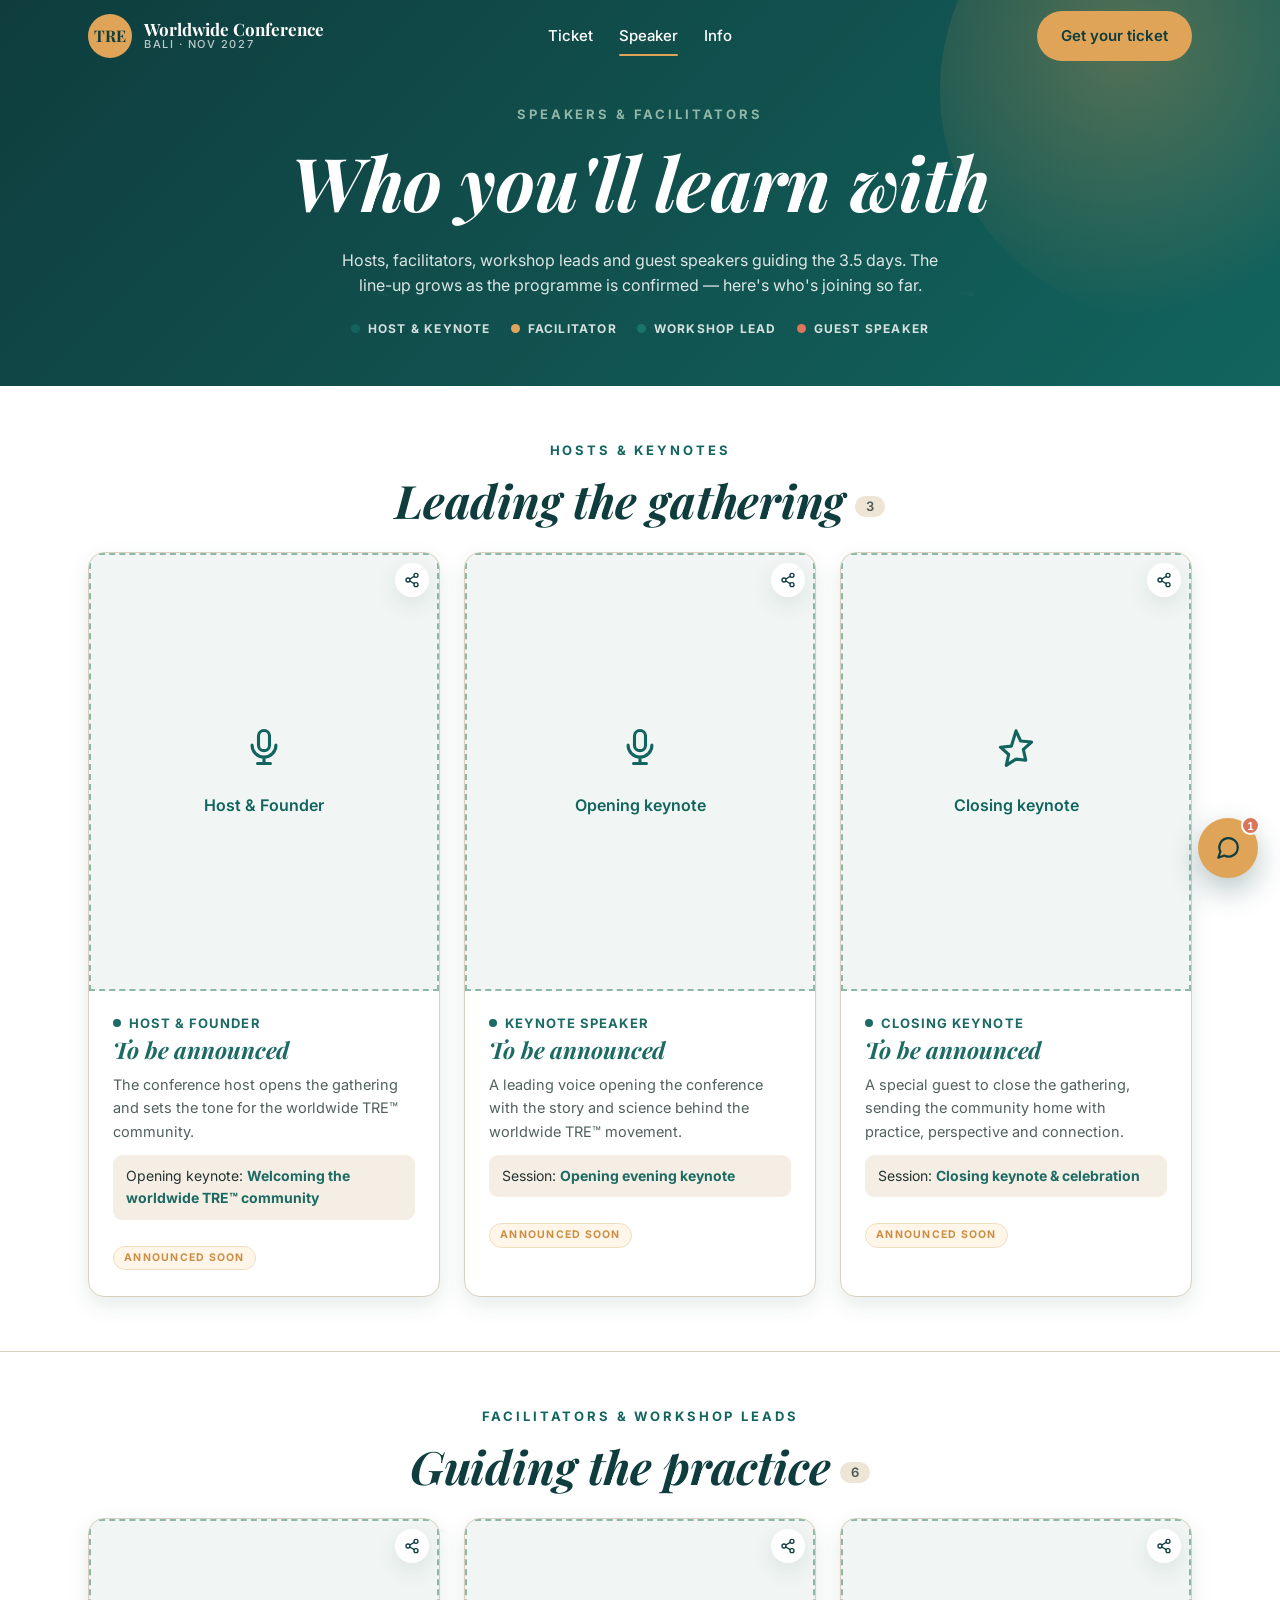
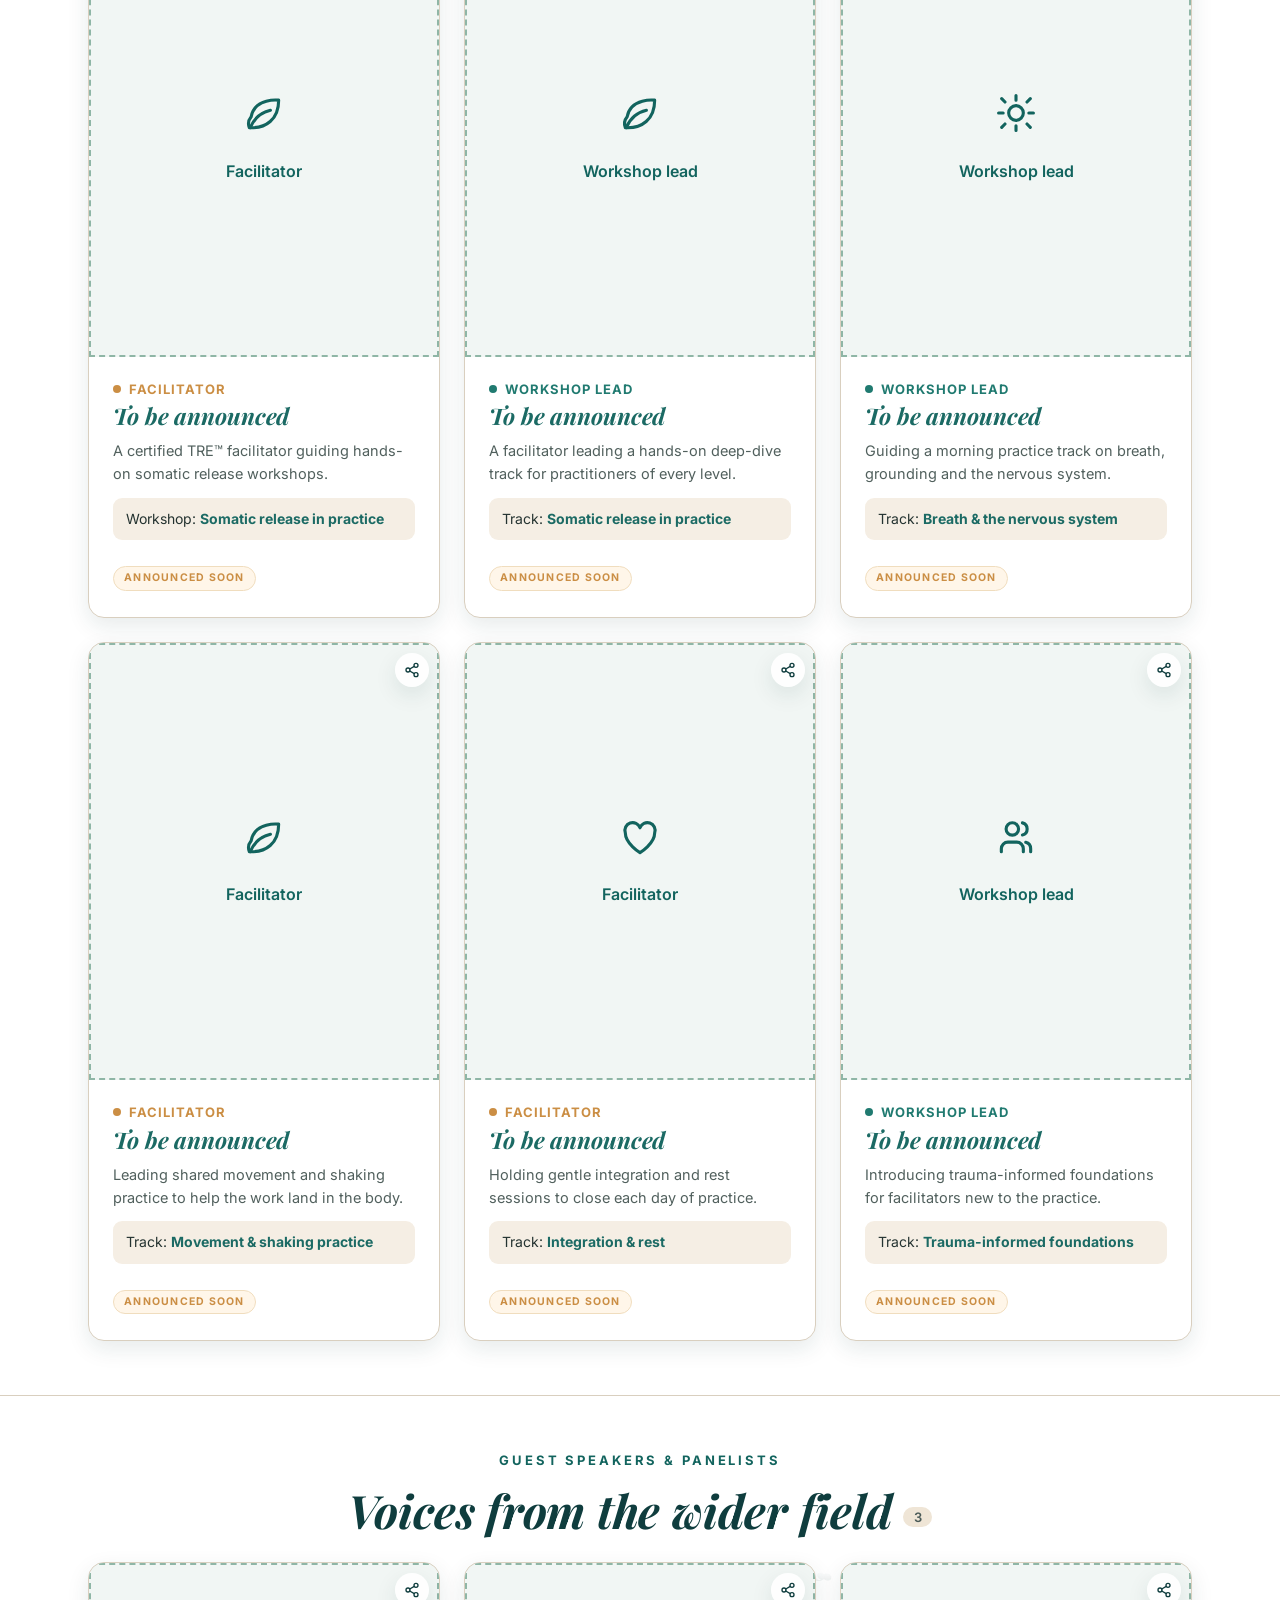
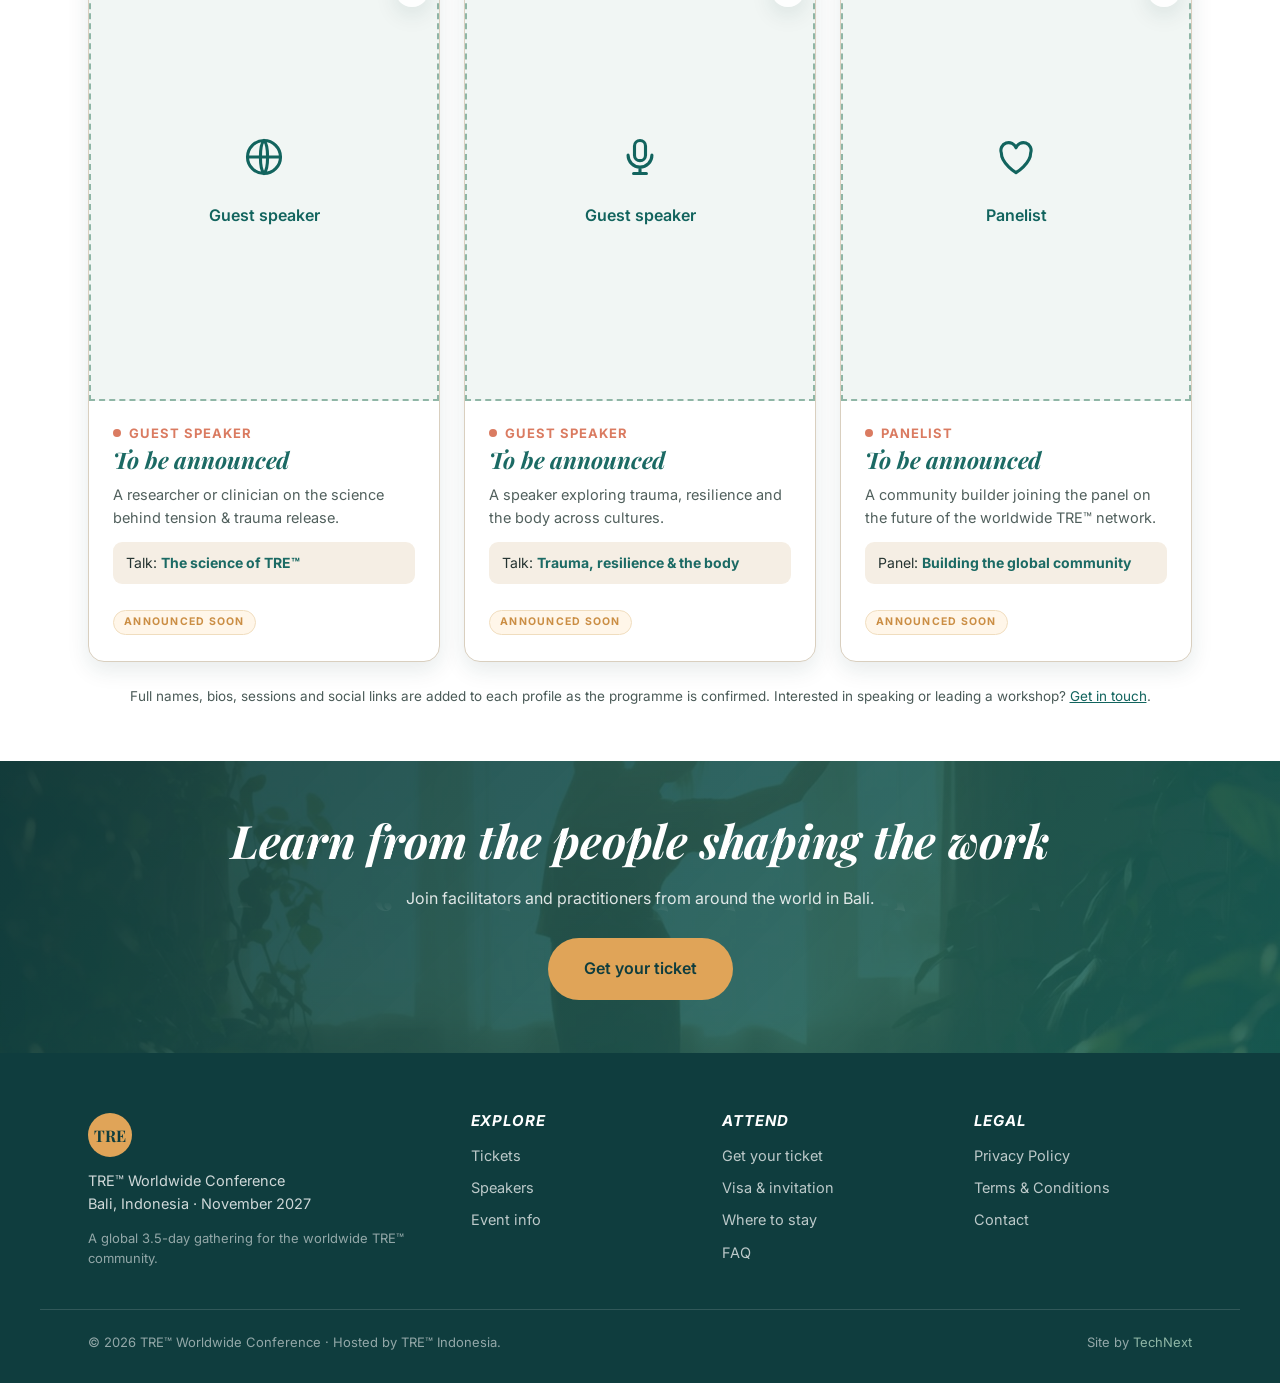
<file: speakers.html>
<!doctype html>
<html lang="en">
<head>
<meta charset="utf-8">
<meta name="viewport" content="width=device-width, initial-scale=1">
<title>Speakers &amp; Facilitators — TRE™ Worldwide Conference, Bali 2027</title>
<meta name="description" content="Meet the hosts, facilitators, workshop leads and guest speakers of the TRE™ Worldwide Conference in Bali, November 2027. Full line-up announced as the programme is confirmed.">
<link rel="preconnect" href="https://fonts.googleapis.com">
<link rel="preconnect" href="https://fonts.gstatic.com" crossorigin>
<link href="https://fonts.googleapis.com/css2?family=Playfair+Display:ital,wght@0,400;0,500;0,600;0,700;0,800;0,900;1,400;1,500;1,600;1,700;1,800;1,900&family=Inter:wght@400;500;600;700&display=swap" rel="stylesheet">
<link rel="stylesheet" href="assets/style.css?v=5">
<link rel="icon" href="data:image/svg+xml,%3Csvg%20xmlns='http://www.w3.org/2000/svg'%20viewBox='0%200%2032%2032'%3E%3Ccircle%20cx='16'%20cy='16'%20r='16'%20fill='%230F3D3E'/%3E%3Ccircle%20cx='16'%20cy='16'%20r='6'%20fill='%23E0A458'/%3E%3C/svg%3E">
</head>
<body>

<header class="site-header" id="top">
  <div class="wrap header-inner">
    <a class="brand" href="index.html">
      <span class="brand-mark">TRE</span>
      <span class="brand-text">Worldwide Conference<small>Bali · Nov 2027</small></span>
    </a>
    <button class="nav-toggle" aria-label="Toggle menu" aria-expanded="false"><span></span><span></span><span></span></button>
    <nav class="site-nav" id="nav">
      <div class="nav-links">
        <a href="index.html">Ticket</a>
        <a href="speakers.html" class="is-active">Speaker</a>
        <a href="info.html">Info</a>
      </div>
      <a class="btn btn-amber nav-cta" href="index.html#register">Get your ticket</a>
    </nav>
  </div>
</header>

<section class="page-hero tight">
  <div class="glow"></div>
  <div class="wrap">
    <span class="kicker">Speakers &amp; facilitators</span>
    <h1>Who you'll learn with</h1>
    <p>Hosts, facilitators, workshop leads and guest speakers guiding the 3.5 days. The line-up grows as the programme is confirmed — here's who's joining so far.</p>
    <div class="role-legend">
      <span class="rl"><span class="dot" style="background:var(--teal-2)"></span>Host &amp; Keynote</span>
      <span class="rl"><span class="dot" style="background:var(--amber)"></span>Facilitator</span>
      <span class="rl"><span class="dot" style="background:var(--teal-3)"></span>Workshop Lead</span>
      <span class="rl"><span class="dot" style="background:var(--coral)"></span>Guest Speaker</span>
    </div>
  </div>
</section>

<!-- HOSTS & KEYNOTES -->
<section class="section--white section--tight">
  <div class="wrap">
    <div class="section-head center snug">
      <span class="kicker">Hosts &amp; keynotes</span>
      <h2>Leading the gathering<span class="count-chip">3</span></h2>
    </div>
    <div class="grid grid-3">

      <article class="speaker tba">
        <div class="ph placeholder"><div style="text-align:center;"><svg viewBox="0 0 24 24"><rect x="9" y="3" width="6" height="11" rx="3"/><path d="M5.5 11a6.5 6.5 0 0 0 13 0M12 17.5V21M8.5 21h7"/></svg><div style="font-weight:600;margin-top:8px;">Host &amp; Founder</div></div></div>
        <div class="s-body">
          <div class="s-role role-host"><span class="dot" style="background:var(--teal-2)"></span>Host &amp; Founder</div>
          <h3>To be announced</h3>
          <p class="s-bio">The conference host opens the gathering and sets the tone for the worldwide TRE™ community.</p>
          <div class="s-session">Opening keynote: <b>Welcoming the worldwide TRE™ community</b></div>
          <span class="tba-tag">Announced soon</span>
        </div>
      </article>

      <article class="speaker tba">
        <div class="ph placeholder"><div style="text-align:center;"><svg viewBox="0 0 24 24"><rect x="9" y="3" width="6" height="11" rx="3"/><path d="M5.5 11a6.5 6.5 0 0 0 13 0M12 17.5V21M8.5 21h7"/></svg><div style="font-weight:600;margin-top:8px;">Opening keynote</div></div></div>
        <div class="s-body">
          <div class="s-role role-host"><span class="dot" style="background:var(--teal-2)"></span>Keynote Speaker</div>
          <h3>To be announced</h3>
          <p class="s-bio">A leading voice opening the conference with the story and science behind the worldwide TRE™ movement.</p>
          <div class="s-session">Session: <b>Opening evening keynote</b></div>
          <span class="tba-tag">Announced soon</span>
        </div>
      </article>

      <article class="speaker tba">
        <div class="ph placeholder"><div style="text-align:center;"><svg viewBox="0 0 24 24"><path d="M12 3.2l2.5 5.5 6 .6-4.5 4 1.3 5.9L12 18.6 6.7 22l1.3-5.9-4.5-4 6-.6z"/></svg><div style="font-weight:600;margin-top:8px;">Closing keynote</div></div></div>
        <div class="s-body">
          <div class="s-role role-host"><span class="dot" style="background:var(--teal-2)"></span>Closing Keynote</div>
          <h3>To be announced</h3>
          <p class="s-bio">A special guest to close the gathering, sending the community home with practice, perspective and connection.</p>
          <div class="s-session">Session: <b>Closing keynote &amp; celebration</b></div>
          <span class="tba-tag">Announced soon</span>
        </div>
      </article>

    </div>
  </div>
</section>

<!-- FACILITATORS & WORKSHOP LEADS -->
<section class="section--white section--tight divide">
  <div class="wrap">
    <div class="section-head center snug">
      <span class="kicker">Facilitators &amp; workshop leads</span>
      <h2>Guiding the practice<span class="count-chip">6</span></h2>
    </div>
    <div class="grid grid-3">

      <article class="speaker tba">
        <div class="ph placeholder"><div style="text-align:center;"><svg viewBox="0 0 24 24"><path d="M4 20c9 .5 16-4.5 16-15 0 0-13-1.5-15 9a6 6 0 0 0-1 6z"/><path d="M4.5 20c2.5-6 6.5-8.5 11-9.5"/></svg><div style="font-weight:600;margin-top:8px;">Facilitator</div></div></div>
        <div class="s-body">
          <div class="s-role role-facilitator"><span class="dot" style="background:var(--amber-d)"></span>Facilitator</div>
          <h3>To be announced</h3>
          <p class="s-bio">A certified TRE™ facilitator guiding hands-on somatic release workshops.</p>
          <div class="s-session">Workshop: <b>Somatic release in practice</b></div>
          <span class="tba-tag">Announced soon</span>
        </div>
      </article>

      <article class="speaker tba">
        <div class="ph placeholder"><div style="text-align:center;"><svg viewBox="0 0 24 24"><path d="M4 20c9 .5 16-4.5 16-15 0 0-13-1.5-15 9a6 6 0 0 0-1 6z"/><path d="M4.5 20c2.5-6 6.5-8.5 11-9.5"/></svg><div style="font-weight:600;margin-top:8px;">Workshop lead</div></div></div>
        <div class="s-body">
          <div class="s-role role-workshop"><span class="dot" style="background:var(--teal-3)"></span>Workshop Lead</div>
          <h3>To be announced</h3>
          <p class="s-bio">A facilitator leading a hands-on deep-dive track for practitioners of every level.</p>
          <div class="s-session">Track: <b>Somatic release in practice</b></div>
          <span class="tba-tag">Announced soon</span>
        </div>
      </article>

      <article class="speaker tba">
        <div class="ph placeholder"><div style="text-align:center;"><svg viewBox="0 0 24 24"><circle cx="12" cy="12" r="4"/><path d="M12 2.5v2.5M12 19v2.5M4.2 4.2l1.8 1.8M18 18l1.8 1.8M2.5 12H5M19 12h2.5M4.2 19.8 6 18M18 6l1.8-1.8"/></svg><div style="font-weight:600;margin-top:8px;">Workshop lead</div></div></div>
        <div class="s-body">
          <div class="s-role role-workshop"><span class="dot" style="background:var(--teal-3)"></span>Workshop Lead</div>
          <h3>To be announced</h3>
          <p class="s-bio">Guiding a morning practice track on breath, grounding and the nervous system.</p>
          <div class="s-session">Track: <b>Breath &amp; the nervous system</b></div>
          <span class="tba-tag">Announced soon</span>
        </div>
      </article>

      <article class="speaker tba">
        <div class="ph placeholder"><div style="text-align:center;"><svg viewBox="0 0 24 24"><path d="M4 20c9 .5 16-4.5 16-15 0 0-13-1.5-15 9a6 6 0 0 0-1 6z"/><path d="M4.5 20c2.5-6 6.5-8.5 11-9.5"/></svg><div style="font-weight:600;margin-top:8px;">Facilitator</div></div></div>
        <div class="s-body">
          <div class="s-role role-facilitator"><span class="dot" style="background:var(--amber-d)"></span>Facilitator</div>
          <h3>To be announced</h3>
          <p class="s-bio">Leading shared movement and shaking practice to help the work land in the body.</p>
          <div class="s-session">Track: <b>Movement &amp; shaking practice</b></div>
          <span class="tba-tag">Announced soon</span>
        </div>
      </article>

      <article class="speaker tba">
        <div class="ph placeholder"><div style="text-align:center;"><svg viewBox="0 0 24 24"><path d="M12 20.5S4 15.6 4 9.8A4.2 4.2 0 0 1 12 7a4.2 4.2 0 0 1 8 2.8c0 5.8-8 10.7-8 10.7z"/></svg><div style="font-weight:600;margin-top:8px;">Facilitator</div></div></div>
        <div class="s-body">
          <div class="s-role role-facilitator"><span class="dot" style="background:var(--amber-d)"></span>Facilitator</div>
          <h3>To be announced</h3>
          <p class="s-bio">Holding gentle integration and rest sessions to close each day of practice.</p>
          <div class="s-session">Track: <b>Integration &amp; rest</b></div>
          <span class="tba-tag">Announced soon</span>
        </div>
      </article>

      <article class="speaker tba">
        <div class="ph placeholder"><div style="text-align:center;"><svg viewBox="0 0 24 24"><path d="M16 20v-1.6a3.6 3.6 0 0 0-3.6-3.6H7.6A3.6 3.6 0 0 0 4 18.4V20"/><circle cx="10" cy="7.6" r="3.4"/><path d="M20 20v-1.6a3.6 3.6 0 0 0-2.7-3.5M15.5 4.3a3.4 3.4 0 0 1 0 6.6"/></svg><div style="font-weight:600;margin-top:8px;">Workshop lead</div></div></div>
        <div class="s-body">
          <div class="s-role role-workshop"><span class="dot" style="background:var(--teal-3)"></span>Workshop Lead</div>
          <h3>To be announced</h3>
          <p class="s-bio">Introducing trauma-informed foundations for facilitators new to the practice.</p>
          <div class="s-session">Track: <b>Trauma-informed foundations</b></div>
          <span class="tba-tag">Announced soon</span>
        </div>
      </article>

    </div>
  </div>
</section>

<!-- GUEST SPEAKERS & PANELISTS -->
<section class="section--white section--tight divide">
  <div class="wrap">
    <div class="section-head center snug">
      <span class="kicker">Guest speakers &amp; panelists</span>
      <h2>Voices from the wider field<span class="count-chip">3</span></h2>
    </div>
    <div class="grid grid-3">

      <article class="speaker tba">
        <div class="ph placeholder"><div style="text-align:center;"><svg viewBox="0 0 24 24"><circle cx="12" cy="12" r="9"/><path d="M3 12h18M12 3c2.6 2.6 2.6 15.4 0 18M12 3c-2.6 2.6-2.6 15.4 0 18"/></svg><div style="font-weight:600;margin-top:8px;">Guest speaker</div></div></div>
        <div class="s-body">
          <div class="s-role role-speaker"><span class="dot" style="background:var(--coral)"></span>Guest Speaker</div>
          <h3>To be announced</h3>
          <p class="s-bio">A researcher or clinician on the science behind tension &amp; trauma release.</p>
          <div class="s-session">Talk: <b>The science of TRE™</b></div>
          <span class="tba-tag">Announced soon</span>
        </div>
      </article>

      <article class="speaker tba">
        <div class="ph placeholder"><div style="text-align:center;"><svg viewBox="0 0 24 24"><rect x="9" y="3" width="6" height="11" rx="3"/><path d="M5.5 11a6.5 6.5 0 0 0 13 0M12 17.5V21M8.5 21h7"/></svg><div style="font-weight:600;margin-top:8px;">Guest speaker</div></div></div>
        <div class="s-body">
          <div class="s-role role-speaker"><span class="dot" style="background:var(--coral)"></span>Guest Speaker</div>
          <h3>To be announced</h3>
          <p class="s-bio">A speaker exploring trauma, resilience and the body across cultures.</p>
          <div class="s-session">Talk: <b>Trauma, resilience &amp; the body</b></div>
          <span class="tba-tag">Announced soon</span>
        </div>
      </article>

      <article class="speaker tba">
        <div class="ph placeholder"><div style="text-align:center;"><svg viewBox="0 0 24 24"><path d="M12 20.5S4 15.6 4 9.8A4.2 4.2 0 0 1 12 7a4.2 4.2 0 0 1 8 2.8c0 5.8-8 10.7-8 10.7z"/></svg><div style="font-weight:600;margin-top:8px;">Panelist</div></div></div>
        <div class="s-body">
          <div class="s-role role-speaker"><span class="dot" style="background:var(--coral)"></span>Panelist</div>
          <h3>To be announced</h3>
          <p class="s-bio">A community builder joining the panel on the future of the worldwide TRE™ network.</p>
          <div class="s-session">Panel: <b>Building the global community</b></div>
          <span class="tba-tag">Announced soon</span>
        </div>
      </article>

    </div>
    <p class="center muted" style="margin-top:24px;font-size:13.5px;">Full names, bios, sessions and social links are added to each profile as the programme is confirmed. Interested in speaking or leading a workshop? <a href="mailto:hello@technext.asia" style="color:var(--teal-2);text-decoration:underline;">Get in touch</a>.</p>
  </div>
</section>

<section class="cta-band section--tight">
  <div class="wrap">
    <h2>Learn from the people shaping the work</h2>
    <p>Join facilitators and practitioners from around the world in Bali.</p>
    <a class="btn btn-amber btn-lg" href="index.html#register">Get your ticket</a>
  </div>
</section>

<footer class="site-footer">
  <div class="wrap footer-grid">
    <div class="f-brand">
      <span class="brand-mark light">TRE</span>
      <p>TRE™ Worldwide Conference<br>Bali, Indonesia · November 2027</p>
      <p class="f-small">A global 3.5-day gathering for the worldwide TRE™ community.</p>
    </div>
    <div><h4>Explore</h4><a href="index.html">Tickets</a><a href="speakers.html">Speakers</a><a href="info.html">Event info</a></div>
    <div><h4>Attend</h4><a href="index.html#register">Get your ticket</a><a href="info.html#visa">Visa &amp; invitation</a><a href="info.html#hotels">Where to stay</a><a href="info.html#faq">FAQ</a></div>
    <div><h4>Legal</h4><a href="privacy.html">Privacy Policy</a><a href="terms.html">Terms &amp; Conditions</a><a href="mailto:hello@technext.asia">Contact</a></div>
  </div>
  <div class="wrap footer-bottom">
    <span>© <span id="year">2027</span> TRE™ Worldwide Conference · Hosted by TRE™ Indonesia.</span>
    <span>Site by <a href="https://www.technext.asia">TechNext</a></span>
  </div>
</footer>

<script src="assets/app.js?v=5"></script>
</body>
</html>
</file>
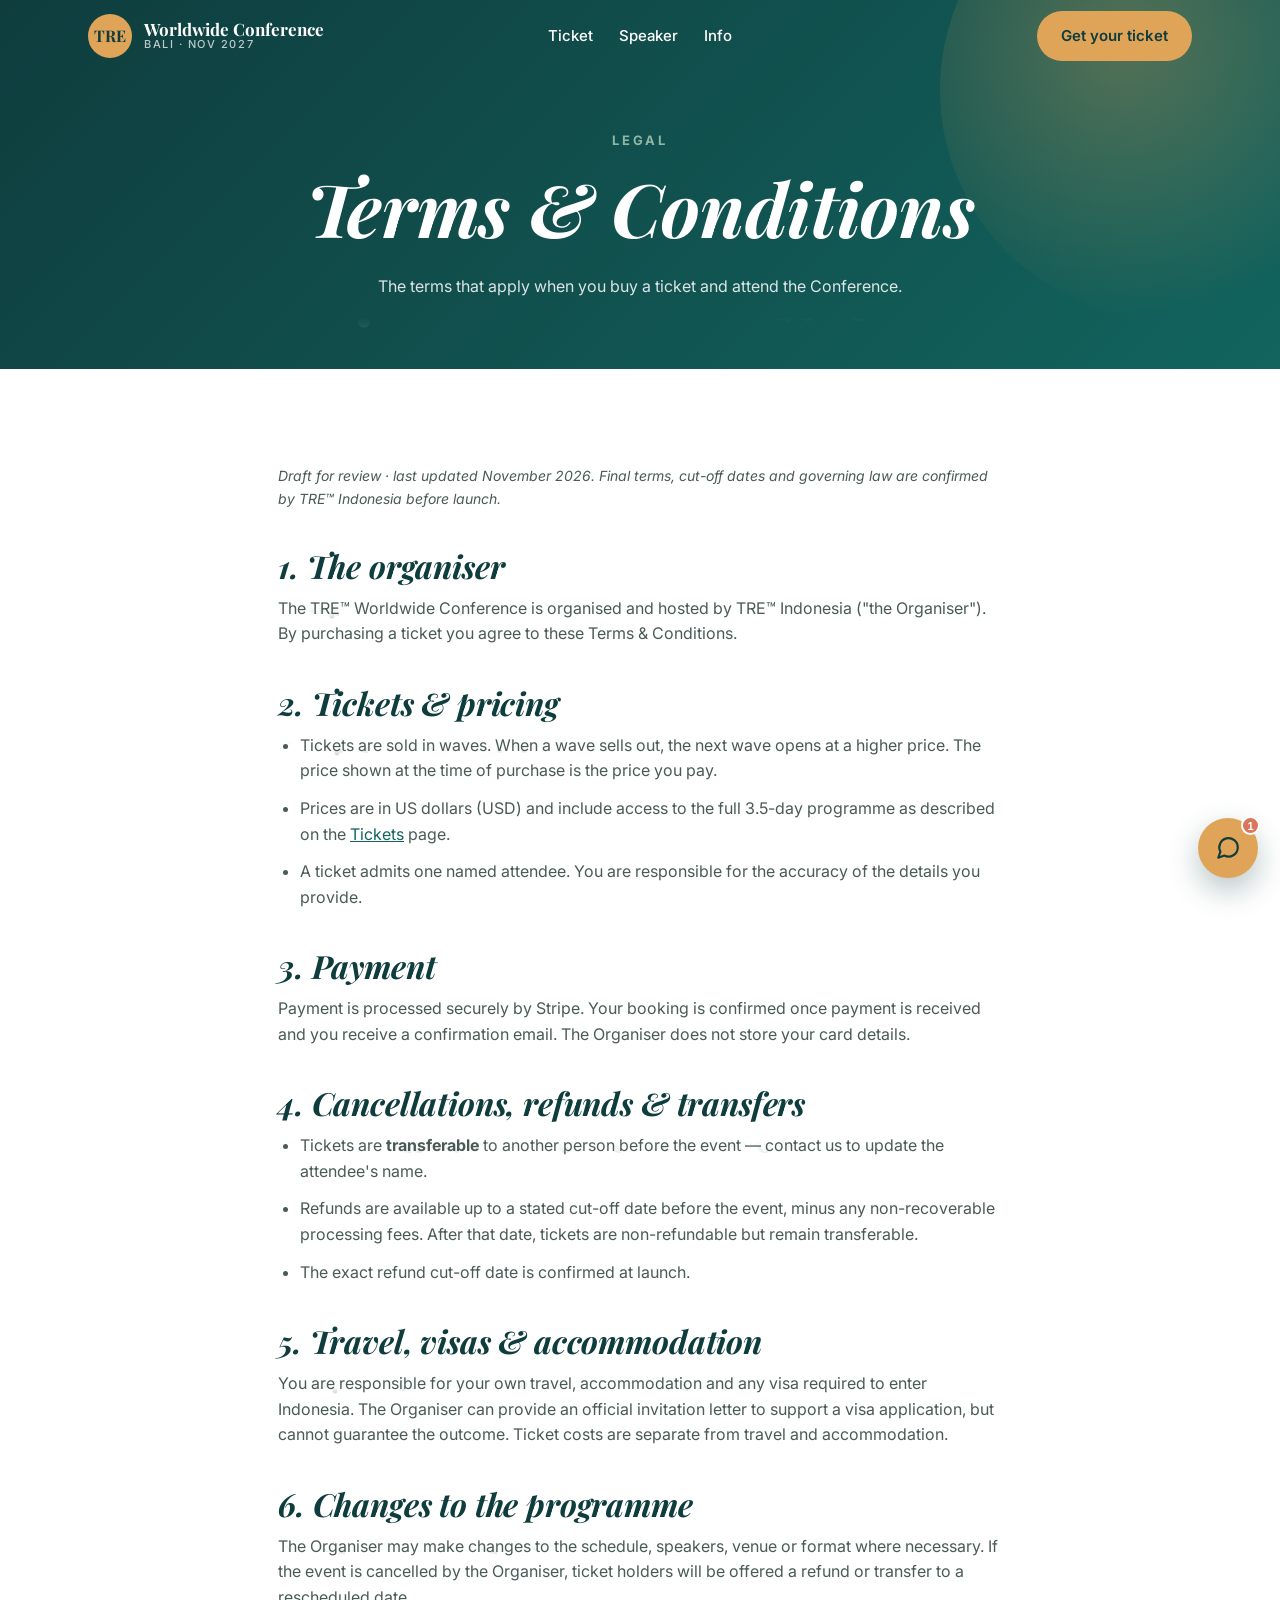
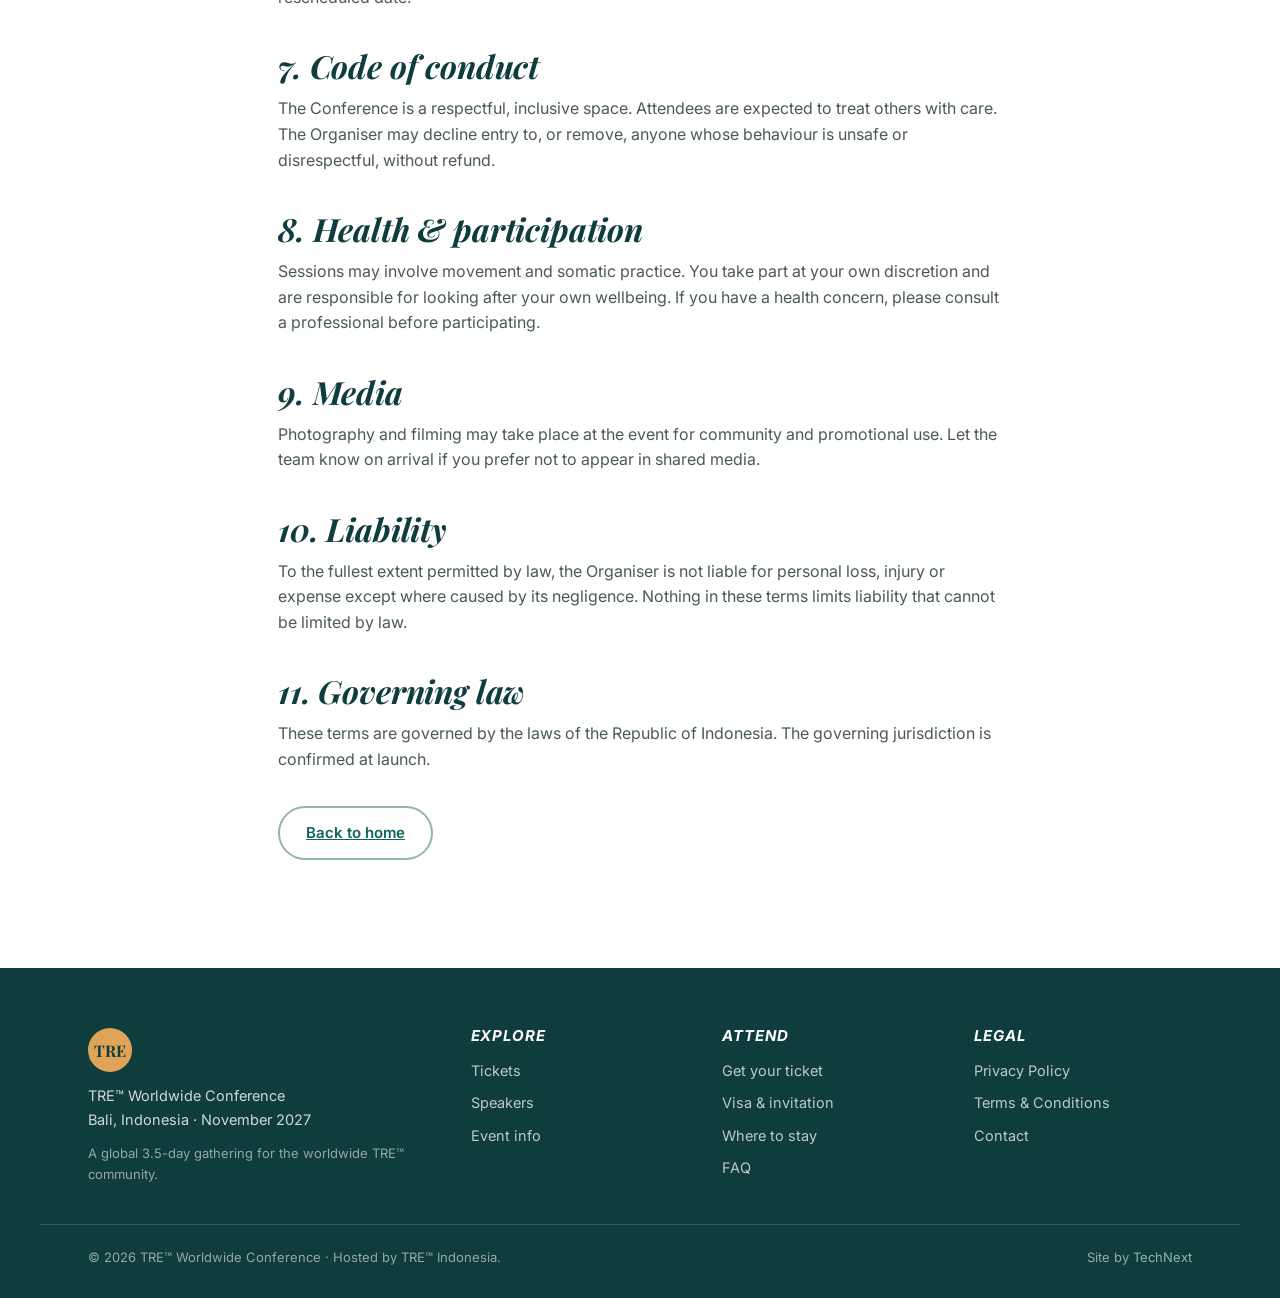
<file: terms.html>
<!doctype html>
<html lang="en">
<head>
<meta charset="utf-8">
<meta name="viewport" content="width=device-width, initial-scale=1">
<title>Terms &amp; Conditions — TRE™ Worldwide Conference, Bali 2027</title>
<meta name="description" content="Ticket, payment, refund and attendance terms for the TRE™ Worldwide Conference in Bali, November 2027.">
<link rel="preconnect" href="https://fonts.googleapis.com">
<link rel="preconnect" href="https://fonts.gstatic.com" crossorigin>
<link href="https://fonts.googleapis.com/css2?family=Playfair+Display:ital,wght@0,400;0,500;0,600;0,700;0,800;0,900;1,400;1,500;1,600;1,700;1,800;1,900&family=Inter:wght@400;500;600;700&display=swap" rel="stylesheet">
<link rel="stylesheet" href="assets/style.css?v=5">
<link rel="icon" href="data:image/svg+xml,%3Csvg%20xmlns='http://www.w3.org/2000/svg'%20viewBox='0%200%2032%2032'%3E%3Ccircle%20cx='16'%20cy='16'%20r='16'%20fill='%230F3D3E'/%3E%3Ccircle%20cx='16'%20cy='16'%20r='6'%20fill='%23E0A458'/%3E%3C/svg%3E">
</head>
<body>

<header class="site-header" id="top">
  <div class="wrap header-inner">
    <a class="brand" href="index.html">
      <span class="brand-mark">TRE</span>
      <span class="brand-text">Worldwide Conference<small>Bali · Nov 2027</small></span>
    </a>
    <button class="nav-toggle" aria-label="Toggle menu" aria-expanded="false"><span></span><span></span><span></span></button>
    <nav class="site-nav" id="nav">
      <div class="nav-links">
        <a href="index.html">Ticket</a>
        <a href="speakers.html">Speaker</a>
        <a href="info.html">Info</a>
      </div>
      <a class="btn btn-amber nav-cta" href="index.html#register">Get your ticket</a>
    </nav>
  </div>
</header>

<section class="page-hero">
  <div class="glow"></div>
  <div class="wrap">
    <span class="kicker">Legal</span>
    <h1>Terms &amp; Conditions</h1>
    <p>The terms that apply when you buy a ticket and attend the Conference.</p>
  </div>
</section>

<section class="section--white">
  <div class="wrap prose">
    <p class="meta"><em>Draft for review · last updated November 2026. Final terms, cut-off dates and governing law are confirmed by TRE™ Indonesia before launch.</em></p>

    <h2>1. The organiser</h2>
    <p>The TRE™ Worldwide Conference is organised and hosted by TRE™ Indonesia ("the Organiser"). By purchasing a ticket you agree to these Terms &amp; Conditions.</p>

    <h2>2. Tickets &amp; pricing</h2>
    <ul>
      <li>Tickets are sold in waves. When a wave sells out, the next wave opens at a higher price. The price shown at the time of purchase is the price you pay.</li>
      <li>Prices are in US dollars (USD) and include access to the full 3.5-day programme as described on the <a href="tickets.html">Tickets</a> page.</li>
      <li>A ticket admits one named attendee. You are responsible for the accuracy of the details you provide.</li>
    </ul>

    <h2>3. Payment</h2>
    <p>Payment is processed securely by Stripe. Your booking is confirmed once payment is received and you receive a confirmation email. The Organiser does not store your card details.</p>

    <h2>4. Cancellations, refunds &amp; transfers</h2>
    <ul>
      <li>Tickets are <b>transferable</b> to another person before the event — contact us to update the attendee's name.</li>
      <li>Refunds are available up to a stated cut-off date before the event, minus any non-recoverable processing fees. After that date, tickets are non-refundable but remain transferable.</li>
      <li>The exact refund cut-off date is confirmed at launch.</li>
    </ul>

    <h2>5. Travel, visas &amp; accommodation</h2>
    <p>You are responsible for your own travel, accommodation and any visa required to enter Indonesia. The Organiser can provide an official invitation letter to support a visa application, but cannot guarantee the outcome. Ticket costs are separate from travel and accommodation.</p>

    <h2>6. Changes to the programme</h2>
    <p>The Organiser may make changes to the schedule, speakers, venue or format where necessary. If the event is cancelled by the Organiser, ticket holders will be offered a refund or transfer to a rescheduled date.</p>

    <h2>7. Code of conduct</h2>
    <p>The Conference is a respectful, inclusive space. Attendees are expected to treat others with care. The Organiser may decline entry to, or remove, anyone whose behaviour is unsafe or disrespectful, without refund.</p>

    <h2>8. Health &amp; participation</h2>
    <p>Sessions may involve movement and somatic practice. You take part at your own discretion and are responsible for looking after your own wellbeing. If you have a health concern, please consult a professional before participating.</p>

    <h2>9. Media</h2>
    <p>Photography and filming may take place at the event for community and promotional use. Let the team know on arrival if you prefer not to appear in shared media.</p>

    <h2>10. Liability</h2>
    <p>To the fullest extent permitted by law, the Organiser is not liable for personal loss, injury or expense except where caused by its negligence. Nothing in these terms limits liability that cannot be limited by law.</p>

    <h2>11. Governing law</h2>
    <p>These terms are governed by the laws of the Republic of Indonesia. The governing jurisdiction is confirmed at launch.</p>

    <p style="margin-top:34px;"><a class="btn btn-outline" href="index.html">Back to home</a></p>
  </div>
</section>

<footer class="site-footer">
  <div class="wrap footer-grid">
    <div class="f-brand">
      <span class="brand-mark light">TRE</span>
      <p>TRE™ Worldwide Conference<br>Bali, Indonesia · November 2027</p>
      <p class="f-small">A global 3.5-day gathering for the worldwide TRE™ community.</p>
    </div>
    <div><h4>Explore</h4><a href="index.html">Tickets</a><a href="speakers.html">Speakers</a><a href="info.html">Event info</a></div>
    <div><h4>Attend</h4><a href="index.html#register">Get your ticket</a><a href="info.html#visa">Visa &amp; invitation</a><a href="info.html#hotels">Where to stay</a><a href="info.html#faq">FAQ</a></div>
    <div><h4>Legal</h4><a href="privacy.html">Privacy Policy</a><a href="terms.html">Terms &amp; Conditions</a><a href="mailto:hello@technext.asia">Contact</a></div>
  </div>
  <div class="wrap footer-bottom">
    <span>© <span id="year">2027</span> TRE™ Worldwide Conference · Hosted by TRE™ Indonesia.</span>
    <span>Site by <a href="https://www.technext.asia">TechNext</a></span>
  </div>
</footer>

<script src="assets/app.js?v=5"></script>
</body>
</html>
</file>
<file: assets/style.css>
/* ============================================================
   TRE Worldwide Conference — Bali 2027
   Design system (from the TechNext proposal deck)
   ============================================================ */
:root{
  --teal:#0F3D3E;
  --teal-2:#12645E;
  --teal-3:#17756B;
  --sage:#8FB6A6;
  --sand:#F5EEE3;
  --sand-2:#EFE5D6;
  --paper:#FBF7F0;
  --amber:#E0A458;
  --amber-d:#C98A3D;
  --coral:#D9765B;
  --ink:#1C2B29;
  --ink-soft:#4A5A57;
  --line:#D9CFBF;
  --white:#FFFFFF;
  --shadow:0 18px 44px rgba(15,61,62,.14);
  --shadow-sm:0 8px 22px rgba(15,61,62,.10);
  --radius:16px;
  --radius-sm:11px;
  --wrap:1200px;
  --head:'Playfair Display',Georgia,'Times New Roman',serif;
  --body:'Inter',system-ui,-apple-system,'Segoe UI',sans-serif;
}

*{box-sizing:border-box;margin:0;padding:0;}
html{scroll-behavior:smooth;scroll-padding-top:90px;}
body{
  font-family:var(--body);
  color:var(--ink);
  background:var(--paper);
  line-height:1.6;
  -webkit-font-smoothing:antialiased;
  overflow-x:hidden;
}
img{max-width:100%;display:block;}
a{color:inherit;text-decoration:none;}
h1,h2,h3,h4{font-family:var(--head);font-weight:700;font-style:italic;line-height:1.12;color:var(--teal);letter-spacing:-.005em;}
h1{font-size:clamp(40px,6.6vw,74px);}
h2{font-size:clamp(29px,4vw,46px);}
h3{font-size:clamp(19px,2vw,23px);}
p{color:var(--ink-soft);}

.wrap{max-width:var(--wrap);margin:0 auto;padding:0 clamp(20px,5vw,48px);}
.kicker{font-size:13px;letter-spacing:.22em;text-transform:uppercase;font-weight:700;color:var(--teal-2);}
.kicker.on-dark{color:var(--sage);}
.lead{font-size:clamp(17px,1.5vw,20px);color:var(--ink-soft);max-width:60ch;}
.center{text-align:center;}
.center .lead{margin-left:auto;margin-right:auto;}
.amber-rule{width:74px;height:3px;background:var(--amber);border:0;margin:22px 0;}
.center .amber-rule{margin-left:auto;margin-right:auto;}
.muted{color:var(--ink-soft);}
.tag{color:var(--amber);font-weight:700;}

/* ---------- buttons ---------- */
.btn{
  display:inline-flex;align-items:center;justify-content:center;gap:8px;
  font-family:var(--body);font-weight:600;font-size:15px;
  padding:13px 26px;border-radius:999px;border:2px solid transparent;
  cursor:pointer;transition:transform .15s ease,box-shadow .2s ease,background .2s ease,color .2s ease;
  white-space:nowrap;
}
.btn:hover{transform:translateY(-2px);}
.btn-amber{background:var(--amber);color:var(--teal);}
.btn-amber:hover{background:var(--amber-d);box-shadow:0 10px 24px rgba(224,164,88,.4);}
.btn-teal{background:var(--teal);color:#fff;}
.btn-teal:hover{background:var(--teal-2);box-shadow:var(--shadow-sm);}
.btn-outline{background:transparent;border-color:var(--sage);color:var(--teal);}
.btn-outline:hover{background:var(--teal);border-color:var(--teal);color:#fff;}
.btn-ghost-light{background:rgba(255,255,255,.12);border-color:rgba(255,255,255,.5);color:#fff;}
.btn-ghost-light:hover{background:rgba(255,255,255,.2);}
.btn-lg{padding:16px 34px;font-size:16px;}
.btn:focus-visible{outline:3px solid rgba(224,164,88,.7);outline-offset:3px;}
.btn:disabled,.btn[aria-disabled="true"]{opacity:.55;cursor:not-allowed;transform:none;}
.site-nav a:focus-visible{outline:2px solid var(--amber);outline-offset:4px;border-radius:4px;}

/* ---------- header (transparent over hero → solid on scroll) ---------- */
.site-header{
  position:fixed;top:0;left:0;right:0;z-index:60;
  background:transparent;
  border-bottom:1px solid transparent;
  transition:background .32s ease,border-color .32s ease,box-shadow .32s ease,backdrop-filter .32s ease;
}
.site-header.scrolled{
  background:rgba(251,247,240,.55);
  backdrop-filter:blur(18px) saturate(1.15);-webkit-backdrop-filter:blur(18px) saturate(1.15);
  border-bottom-color:rgba(217,207,191,.55);
  box-shadow:0 6px 22px rgba(15,61,62,.05);
}
/* 3-zone grid: brand (left) · nav links (center) · CTA (right) */
.header-inner{display:grid;grid-template-columns:1fr auto 1fr;align-items:center;height:72px;gap:20px;}
.brand{display:flex;align-items:center;gap:12px;justify-self:start;}
.brand-mark{
  font-family:var(--head);font-weight:700;color:var(--teal);background:var(--amber);
  width:44px;height:44px;border-radius:50%;display:grid;place-items:center;
  font-size:16px;letter-spacing:.02em;flex:0 0 auto;transition:background .3s ease,color .3s ease;
}
.brand-mark.light{background:var(--amber);color:var(--teal);}
.brand-text{font-family:var(--head);font-weight:700;color:#fff;font-size:17px;line-height:1.05;display:flex;flex-direction:column;transition:color .3s ease;}
.brand-text small{font-family:var(--body);font-weight:500;font-size:11px;letter-spacing:.14em;text-transform:uppercase;color:rgba(255,255,255,.72);transition:color .3s ease;}
.site-nav{display:contents;}
.nav-links{display:flex;align-items:center;gap:26px;justify-self:center;}
/* nav links are LIGHT by default (over the dark hero); .scrolled switches them dark */
.site-nav a:not(.btn){font-weight:500;font-size:15px;color:#fff;position:relative;padding:6px 0;transition:color .2s;}
.site-nav a:not(.btn):hover,.site-nav a.is-active:not(.btn){color:#fff;}
.site-nav a:not(.btn)::after{content:"";position:absolute;left:0;bottom:-2px;height:2px;width:0;background:var(--amber);border-radius:2px;transition:width .28s ease;}
.site-nav a:not(.btn):hover::after,.site-nav a.is-active:not(.btn)::after{width:100%;}
.nav-cta{justify-self:end;padding:11px 22px;}
.nav-toggle{display:none;flex-direction:column;gap:5px;background:none;border:0;cursor:pointer;padding:8px;justify-self:end;}
.nav-toggle span{width:24px;height:2px;background:#fff;border-radius:2px;transition:background .25s,transform .25s,opacity .25s;}

/* solid state (scrolled past the hero) — dark content on the paper bar */
.site-header.scrolled .brand-text{color:var(--teal);}
.site-header.scrolled .brand-text small{color:var(--ink-soft);}
.site-header.scrolled .brand-mark{background:var(--teal);color:#fff;}
.site-header.scrolled .site-nav a:not(.btn){color:var(--ink);}
.site-header.scrolled .site-nav a:not(.btn):hover,
.site-header.scrolled .site-nav a.is-active:not(.btn){color:var(--teal-2);}
.site-header.scrolled .nav-toggle span{background:var(--teal);}

/* ---------- sections ---------- */
section{padding:clamp(60px,7.5vw,104px) 0;}
.section--sand{background:var(--sand);}
.section--sand2{background:var(--sand-2);}
.section--white{background:#fff;}
.section--dark{background:linear-gradient(135deg,var(--teal) 0%,var(--teal-2) 60%,var(--teal-3) 100%);color:#fff;}
.section--dark h1,.section--dark h2,.section--dark h3{color:#fff;}
.section--dark p{color:rgba(255,255,255,.82);}
.section-head{max-width:64ch;margin-bottom:40px;}
.section-head .kicker{margin-bottom:14px;display:block;}
.section-head.center{margin-left:auto;margin-right:auto;}

/* ---------- hero ---------- */
.hero{
  position:relative;min-height:100vh;min-height:100dvh;display:flex;align-items:center;
  color:#fff;overflow:hidden;padding:120px 0 70px;
  background:var(--teal) url('../images/hero-poster.jpg') center/cover no-repeat; /* fallback beneath the video */
}
.hero-video{position:absolute;inset:0;width:100%;height:100%;object-fit:cover;z-index:0;pointer-events:none;}
.hero::before{
  content:"";position:absolute;inset:0;z-index:1;
  background:linear-gradient(115deg,rgba(5,26,25,.76) 0%,rgba(8,40,40,.68) 50%,rgba(12,58,56,.58) 100%),
             linear-gradient(180deg,rgba(4,15,14,.22) 0%,rgba(4,15,14,.46) 100%);
}
.hero .glow{position:absolute;right:-140px;top:-120px;width:540px;height:540px;border-radius:50%;
  background:radial-gradient(circle at 35% 35%,rgba(224,164,88,.4),rgba(224,164,88,0) 68%);z-index:2;pointer-events:none;}
.hero .ring{position:absolute;right:40px;bottom:-180px;width:440px;height:440px;border-radius:50%;border:1px solid rgba(255,255,255,.16);z-index:2;pointer-events:none;}
.hero .wrap{position:relative;z-index:3;width:100%;display:flex;flex-direction:column;align-items:center;text-align:center;}
.hero h1{color:#fff;max-width:16ch;margin:0 auto;}
.hero .kicker{color:var(--sage);margin-bottom:20px;display:block;}
.hero .sub{font-family:var(--head);font-style:italic;font-size:clamp(20px,2.4vw,28px);color:var(--sage);margin-top:6px;}
.hero .hero-copy{color:rgba(255,255,255,.86);font-size:clamp(16px,1.4vw,19px);max-width:52ch;margin:24px auto 30px;}
.hero-btns{display:flex;gap:14px;flex-wrap:wrap;justify-content:center;margin-bottom:44px;}
.hero .countdown{justify-content:center;}

/* page hero (inner pages) */
.page-hero{position:relative;color:#fff;padding:130px 0 70px;overflow:hidden;
  background:linear-gradient(135deg,var(--teal),var(--teal-2));}
.page-hero .glow{position:absolute;right:-120px;top:-140px;width:460px;height:460px;border-radius:50%;
  background:radial-gradient(circle at 40% 40%,rgba(224,164,88,.32),rgba(224,164,88,0) 70%);}
.page-hero .wrap{position:relative;z-index:2;text-align:center;}
.page-hero h1{color:#fff;}
.page-hero .kicker{color:var(--sage);display:block;margin-bottom:16px;}
.page-hero p{color:rgba(255,255,255,.85);max-width:60ch;margin:16px auto 0;}

/* ---------- countdown ---------- */
.countdown{display:flex;gap:14px;flex-wrap:wrap;}
.cd-box{
  background:rgba(255,255,255,.1);border:1px solid rgba(255,255,255,.22);
  border-radius:14px;padding:16px 8px;min-width:96px;text-align:center;backdrop-filter:blur(4px);
}
.cd-box .n{font-family:var(--head);font-weight:600;font-size:clamp(30px,4vw,46px);color:#fff;line-height:1;}
.cd-box .l{font-size:11px;letter-spacing:.16em;text-transform:uppercase;color:var(--sage);margin-top:8px;}
.countdown--light .cd-box{background:#fff;border-color:var(--line);box-shadow:var(--shadow-sm);}
.countdown--light .cd-box .n{color:var(--teal);}
.countdown--light .cd-box .l{color:var(--ink-soft);}
.cd-label{font-size:13px;letter-spacing:.14em;text-transform:uppercase;color:var(--sage);margin-top:16px;font-weight:600;}

/* ---------- cards / grids ---------- */
.grid{display:grid;gap:24px;}
.grid-2{grid-template-columns:repeat(2,1fr);}
.grid-3{grid-template-columns:repeat(3,1fr);}
.grid-4{grid-template-columns:repeat(4,1fr);}
.card{
  background:#fff;border:1px solid var(--line);border-radius:var(--radius);padding:30px 28px;
  box-shadow:var(--shadow-sm);transition:transform .2s ease,box-shadow .2s ease;
}
.card:hover{transform:translateY(-4px);box-shadow:var(--shadow);}
.card .ico{width:52px;height:52px;border-radius:50%;background:var(--sand-2);display:grid;place-items:center;font-size:24px;margin-bottom:16px;}
.section--dark .card{background:rgba(255,255,255,.07);border-color:rgba(255,255,255,.16);box-shadow:none;}
.section--dark .card h3{color:#fff;}
.section--dark .card p{color:rgba(255,255,255,.8);}
.section--dark .card .ico{background:rgba(255,255,255,.12);}

.split{display:grid;grid-template-columns:1fr 1fr;gap:clamp(30px,5vw,64px);align-items:center;}
.split img{border-radius:var(--radius);box-shadow:var(--shadow);width:100%;object-fit:cover;}

.feature-list{list-style:none;margin-top:8px;}
.feature-list li{position:relative;padding-left:30px;margin-bottom:15px;font-size:17px;color:var(--ink-soft);}
.feature-list li::before{content:"›";position:absolute;left:6px;top:-2px;color:var(--amber);font-size:22px;font-weight:700;}
.feature-list li b{color:var(--ink);}

/* ---------- ticket tiers ---------- */
.tiers{display:grid;grid-template-columns:repeat(3,1fr);gap:22px;align-items:stretch;}
.tier{background:#fff;border:1px solid var(--line);border-radius:var(--radius);padding:30px 26px;display:flex;flex-direction:column;box-shadow:var(--shadow-sm);}
.tier--featured{border:2px solid var(--amber);box-shadow:var(--shadow);}
.tier .t-tag{font-size:12px;letter-spacing:.14em;text-transform:uppercase;font-weight:700;color:var(--amber-d);}
.tier .t-name{font-family:var(--head);font-size:26px;color:var(--teal);margin:6px 0 4px;}
.tier .t-price{font-family:var(--head);font-size:40px;color:var(--teal);font-weight:600;margin:10px 0 2px;}
.tier .t-price small{font-size:15px;color:var(--ink-soft);font-family:var(--body);font-weight:500;}
.tier .t-note{font-size:13px;color:var(--coral);font-weight:600;margin-bottom:14px;}
.tier ul{list-style:none;margin:6px 0 20px;flex:1;}
.tier ul li{position:relative;padding-left:24px;margin-bottom:10px;font-size:14.5px;color:var(--ink-soft);}
.tier ul li::before{content:"✓";position:absolute;left:0;color:var(--teal-2);font-weight:700;}
.tier .btn{width:100%;}
.badge-featured{display:inline-block;background:var(--amber);color:var(--teal);font-size:11px;font-weight:700;letter-spacing:.1em;text-transform:uppercase;padding:5px 12px;border-radius:999px;margin-bottom:12px;align-self:flex-start;}
.progress{height:8px;border-radius:6px;background:var(--sand-2);overflow:hidden;margin:4px 0 8px;}
.progress > span{display:block;height:100%;background:var(--amber);border-radius:6px;}
.stock{font-size:12.5px;color:var(--ink-soft);margin-bottom:16px;}

/* ---------- attendance toggle (in-person vs online) ---------- */
.attend-wrap{display:flex;justify-content:center;margin-bottom:30px;}
.attend-toggle{display:inline-flex;background:var(--sand-2);border:1px solid var(--line);border-radius:999px;padding:5px;gap:4px;}
.attend-toggle .at-opt{display:inline-flex;align-items:center;gap:8px;border:0;background:transparent;font-family:var(--body);font-weight:600;font-size:14.5px;color:var(--ink-soft);padding:10px 22px;border-radius:999px;cursor:pointer;transition:background .2s,color .2s,box-shadow .2s;white-space:nowrap;}
.attend-toggle .at-opt svg{width:17px;height:17px;fill:none;stroke:currentColor;stroke-width:1.8;stroke-linecap:round;stroke-linejoin:round;}
.attend-toggle .at-opt.is-on{background:#fff;color:var(--teal);box-shadow:var(--shadow-sm);}
.attend-toggle .at-opt:hover:not(.is-on){color:var(--teal-2);}
/* .tiers/.radio-tiers set display:grid, which beats the [hidden] UA rule — force it */
.tiers[hidden],.radio-tiers[hidden]{display:none;}
.t-mode{display:inline-block;font-size:11px;font-weight:700;letter-spacing:.12em;text-transform:uppercase;color:var(--teal-2);background:rgba(18,100,94,.09);border-radius:999px;padding:4px 11px;margin-bottom:12px;}
.tier--online .t-mode{color:var(--amber-d);background:rgba(224,164,88,.14);}

/* ---------- speakers ---------- */
.speaker{background:#fff;border:1px solid var(--line);border-radius:var(--radius);overflow:hidden;box-shadow:var(--shadow-sm);transition:transform .2s,box-shadow .2s;}
.speaker:hover{transform:translateY(-4px);box-shadow:var(--shadow);}
.speaker .ph{aspect-ratio:4/5;background:var(--sand-2);overflow:hidden;}
.speaker .ph img{width:100%;height:100%;object-fit:cover;}
.speaker .ph.placeholder{display:grid;place-items:center;border:2px dashed var(--sage);background:rgba(143,182,166,.12);color:var(--teal-2);}
.speaker .s-body{padding:22px 24px 26px;}
.speaker .s-role{font-size:13px;letter-spacing:.08em;text-transform:uppercase;color:var(--amber-d);font-weight:700;margin-bottom:4px;}
.speaker h3{margin-bottom:10px;}
.speaker .s-bio{font-size:14.5px;color:var(--ink-soft);margin-bottom:8px;}
.speaker .s-session{font-size:14px;color:var(--ink);background:var(--sand);border-radius:9px;padding:10px 13px;margin:12px 0 14px;}
.speaker .s-session b{color:var(--teal-2);}
.socials{display:flex;gap:10px;}
.socials a{width:38px;height:38px;border-radius:50%;display:grid;place-items:center;background:var(--sand-2);color:var(--teal);transition:background .2s,color .2s,transform .2s;}
.socials a:hover{background:var(--teal);color:#fff;transform:translateY(-2px);}
.socials svg{width:18px;height:18px;}

/* ---------- speakers directory (roles, legend, compact rhythm) ---------- */
.section--tight{padding:clamp(34px,4.2vw,58px) 0;}
.page-hero.tight{padding:104px 0 48px;}
.section-head.snug{margin-bottom:26px;}
/* role legend under the hero */
.role-legend{display:flex;flex-wrap:wrap;gap:10px 20px;justify-content:center;margin-top:20px;}
.role-legend .rl{display:inline-flex;align-items:center;gap:8px;font-size:12px;font-weight:700;letter-spacing:.1em;text-transform:uppercase;color:rgba(255,255,255,.82);}
.role-legend .dot{width:9px;height:9px;border-radius:50%;flex:0 0 auto;}
/* colour-coded role tags on cards */
.s-role .dot{display:inline-block;width:8px;height:8px;border-radius:50%;margin-right:8px;vertical-align:1px;}
.s-role.role-host{color:var(--teal-2);}
.s-role.role-facilitator{color:var(--amber-d);}
.s-role.role-workshop{color:var(--teal-3);}
.s-role.role-speaker{color:var(--coral);}
/* count chip next to a group heading */
.count-chip{display:inline-block;margin-left:10px;font-family:var(--body);font-style:normal;font-weight:600;font-size:13px;color:var(--ink-soft);background:var(--sand-2);border-radius:999px;padding:3px 11px;vertical-align:middle;}
/* announce-soon cards read a touch quieter */
.speaker.tba .s-body{opacity:.96;}
.speaker.tba h3{color:var(--teal-2);}
.tba-tag{display:inline-block;font-size:10.5px;font-weight:700;letter-spacing:.12em;text-transform:uppercase;color:var(--amber-d);background:#fff6e9;border:1px solid #f0dcbc;border-radius:999px;padding:3px 10px;margin-top:12px;}

/* ---------- schedule ---------- */
.sched{display:grid;grid-template-columns:repeat(4,1fr);gap:18px;}
.day{background:#fff;border:1px solid var(--line);border-radius:var(--radius);padding:22px 20px;box-shadow:var(--shadow-sm);}
.day h3{font-size:19px;margin-bottom:2px;}
.day .day-sub{font-size:12px;letter-spacing:.1em;text-transform:uppercase;color:var(--ink-soft);margin-bottom:14px;}
.slot{padding:9px 0;border-top:1px solid var(--sand-2);}
.slot .time{font-weight:700;color:var(--teal-2);font-size:13px;}
.slot .what{font-size:14px;color:var(--ink);}

/* ---------- gallery ---------- */
.gallery{columns:3;column-gap:18px;}
.gallery figure{break-inside:avoid;margin:0 0 18px;border-radius:var(--radius-sm);overflow:hidden;position:relative;cursor:pointer;box-shadow:var(--shadow-sm);}
.gallery img{width:100%;transition:transform .5s ease;}
.gallery figure:hover img{transform:scale(1.06);}
.gallery figcaption{position:absolute;left:0;right:0;bottom:0;padding:16px 16px 12px;color:#fff;font-size:14px;font-weight:600;
  background:linear-gradient(0deg,rgba(15,61,62,.82),rgba(15,61,62,0));opacity:0;transition:opacity .25s;}
.gallery figure:hover figcaption{opacity:1;}
.lightbox{position:fixed;inset:0;background:rgba(12,28,27,.9);display:none;align-items:center;justify-content:center;z-index:200;padding:30px;}
.lightbox.open{display:flex;}
.lightbox img{max-width:92vw;max-height:88vh;border-radius:10px;box-shadow:0 30px 80px rgba(0,0,0,.6);}
.lightbox .lb-close{position:absolute;top:22px;right:28px;color:#fff;font-size:34px;cursor:pointer;line-height:1;background:none;border:0;}

/* ---------- forms ---------- */
.form-grid{display:grid;grid-template-columns:1.6fr .9fr;gap:36px;align-items:start;}
.field{margin-bottom:18px;}
.field label{display:block;font-size:14px;font-weight:600;color:var(--ink);margin-bottom:7px;}
.field input,.field select,.field textarea{
  width:100%;font-family:var(--body);font-size:15px;color:var(--ink);
  padding:13px 15px;border:1px solid var(--line);border-radius:10px;background:#fff;transition:border .2s,box-shadow .2s;
}
.field input:focus,.field select:focus,.field textarea:focus{outline:none;border-color:var(--teal-2);box-shadow:0 0 0 3px rgba(18,100,94,.12);}
.field .hint{font-size:12.5px;color:var(--ink-soft);margin-top:5px;}
.field-row{display:grid;grid-template-columns:1fr 1fr;gap:16px;}
.radio-tiers{display:grid;gap:12px;margin-bottom:8px;}
.radio-tier{display:flex;align-items:center;gap:14px;border:1px solid var(--line);border-radius:12px;padding:14px 16px;cursor:pointer;transition:border .2s,background .2s;}
.radio-tier:hover{border-color:var(--sage);}
.radio-tier input{width:18px;height:18px;accent-color:var(--teal-2);}
.radio-tier.sel{border-color:var(--amber);background:#fffaf1;}
.radio-tier .rt-name{font-weight:600;color:var(--teal);}
.radio-tier .rt-price{margin-left:auto;font-family:var(--head);font-weight:600;color:var(--teal);font-size:18px;}
.checkbox{display:flex;gap:10px;align-items:flex-start;font-size:13.5px;color:var(--ink-soft);}
.checkbox input{margin-top:3px;width:16px;height:16px;accent-color:var(--teal-2);}
.summary{background:var(--sand);border:1px solid var(--line);border-radius:var(--radius);padding:26px 24px;position:sticky;top:96px;}
.summary h3{font-size:20px;margin-bottom:14px;}
.summary .row{display:flex;justify-content:space-between;padding:10px 0;border-bottom:1px solid var(--sand-2);font-size:14.5px;}
.summary .row b{color:var(--teal);}
.summary .total{display:flex;justify-content:space-between;font-family:var(--head);font-size:22px;color:var(--teal);margin-top:14px;}
.pay-note{display:flex;gap:10px;align-items:center;font-size:12.5px;color:var(--ink-soft);margin-top:16px;background:#fff;border:1px solid var(--line);border-radius:10px;padding:12px 14px;}
.form-success{display:none;background:#fff;border:1px solid var(--sage);border-left:4px solid var(--teal-2);border-radius:12px;padding:22px 24px;margin-bottom:20px;}
.form-success.show{display:block;}
.form-success h3{color:var(--teal-2);margin-bottom:6px;}
.visa-note{display:none;background:#fffaf1;border:1px solid var(--amber);border-radius:10px;padding:13px 15px;font-size:13.5px;color:var(--ink);margin-top:-6px;margin-bottom:18px;}
.visa-note.show{display:block;}

/* ---------- callout / notes ---------- */
.note{background:var(--sand-2);border:1px dashed var(--sage);border-radius:var(--radius);padding:20px 24px;font-size:15px;color:var(--ink-soft);}
.note b{color:var(--teal);}
.cta-band{position:relative;color:#fff;text-align:center;overflow:hidden;}
.cta-band::before{content:"";position:absolute;inset:0;z-index:0;
  background:linear-gradient(135deg,rgba(15,61,62,.92),rgba(18,100,94,.82)),url('../images/cta-bg.jpg') center/cover no-repeat;}
.cta-band .wrap{position:relative;z-index:2;}
.cta-band h2{color:#fff;}
.cta-band p{color:rgba(255,255,255,.85);margin:14px auto 26px;max-width:52ch;}

/* legal / prose */
.prose{max-width:820px;margin:0 auto;}
.prose h2{font-size:clamp(24px,2.6vw,32px);margin:38px 0 12px;}
.prose h3{margin:26px 0 8px;}
.prose p,.prose li{color:var(--ink-soft);font-size:16px;margin-bottom:12px;}
.prose ul,.prose ol{padding-left:22px;margin-bottom:12px;}
.prose a{color:var(--teal-2);text-decoration:underline;}
.prose .meta{font-size:14px;color:var(--ink-soft);}

/* faq */
.faq details{background:#fff;border:1px solid var(--line);border-radius:12px;padding:0 22px;margin-bottom:12px;box-shadow:var(--shadow-sm);}
.faq summary{list-style:none;cursor:pointer;padding:18px 0;font-family:var(--head);font-weight:600;color:var(--teal);font-size:18px;display:flex;justify-content:space-between;align-items:center;}
.faq summary::-webkit-details-marker{display:none;}
.faq summary::after{content:"+";font-size:24px;color:var(--amber);font-weight:400;}
.faq details[open] summary::after{content:"–";}
.faq details p{padding:0 0 20px;color:var(--ink-soft);}

/* ---------- footer ---------- */
.site-footer{background:var(--teal);color:rgba(255,255,255,.8);padding:60px 0 30px;}
.footer-grid{display:grid;grid-template-columns:1.6fr 1fr 1fr 1fr;gap:34px;padding-bottom:36px;border-bottom:1px solid rgba(255,255,255,.14);}
.footer-grid h4{color:#fff;font-size:15px;margin-bottom:14px;font-family:var(--body);letter-spacing:.06em;text-transform:uppercase;}
.footer-grid a{display:block;color:rgba(255,255,255,.72);font-size:14.5px;margin-bottom:9px;transition:color .2s;}
.footer-grid a:hover{color:var(--amber);}
.f-brand{display:flex;flex-direction:column;gap:12px;}
.f-brand p{color:rgba(255,255,255,.8);font-size:14.5px;}
.f-brand .f-small{color:rgba(255,255,255,.55);font-size:13px;}
.footer-bottom{display:flex;justify-content:space-between;align-items:center;padding-top:22px;font-size:13px;color:rgba(255,255,255,.55);flex-wrap:wrap;gap:8px;}
.footer-bottom a{color:var(--sage);}

/* reveal (progressive-enhanced: only hides when JS is active) */
.reveal{transition:opacity .7s ease,transform .7s cubic-bezier(.2,.7,.3,1);}
.js .reveal{opacity:0;transform:translateY(24px);}
.js .reveal.in{opacity:1;transform:none;}

/* ---------- quick facts strip ---------- */
.facts{display:grid;grid-template-columns:repeat(4,1fr);gap:22px;}
.fact{display:flex;gap:13px;align-items:center;}
.fact .fi{width:46px;height:46px;border-radius:50%;background:var(--sand-2);display:grid;place-items:center;font-size:20px;flex:0 0 auto;}
.fact .fl{font-size:11.5px;letter-spacing:.12em;text-transform:uppercase;color:var(--ink-soft);}
.fact .fv{font-family:var(--head);font-weight:600;color:var(--teal);font-size:16px;line-height:1.15;}

/* ---------- stats ---------- */
.stats{display:grid;grid-template-columns:repeat(4,1fr);gap:24px;text-align:center;}
.stat .num{font-family:var(--head);font-weight:600;font-size:clamp(40px,5vw,60px);color:var(--teal);line-height:1;}
.stat .num small{font-size:.5em;color:var(--amber-d);}
.stat .lbl{font-size:12.5px;letter-spacing:.12em;text-transform:uppercase;color:var(--ink-soft);margin-top:12px;}

/* hairline divider for all-white pages */
.divide{border-top:1px solid var(--line);}

/* ---------- SVG line icons ---------- */
.ico svg,.fi svg,.pay-note svg,.form-success h3 svg,.ph.placeholder svg{fill:none;stroke-width:1.7;stroke-linecap:round;stroke-linejoin:round;}
.ico svg{width:25px;height:25px;stroke:var(--teal);}
.fi svg{width:22px;height:22px;stroke:var(--teal);}
.pay-note svg{width:16px;height:16px;stroke:var(--teal-2);flex:0 0 auto;}
.form-success h3 svg{width:22px;height:22px;stroke:var(--teal-2);vertical-align:-4px;margin-right:7px;}
.ph.placeholder svg{width:44px;height:44px;stroke:var(--teal-2);margin:0 auto 8px;}
.section--dark .ico svg{stroke:#fff;}

/* ---------- motion ---------- */
@keyframes heroIn{from{opacity:0;transform:translateY(22px);}to{opacity:1;transform:none;}}
@keyframes floatGlow{0%,100%{transform:scale(1);opacity:.8;}50%{transform:scale(1.09);opacity:1;}}
@keyframes cdPop{0%{transform:scale(1.4);opacity:.12;}55%{transform:scale(.92);}100%{transform:scale(1);opacity:1;}}
@keyframes ctaPulse{0%{box-shadow:0 0 0 0 rgba(224,164,88,.5);}70%{box-shadow:0 0 0 15px rgba(224,164,88,0);}100%{box-shadow:0 0 0 0 rgba(224,164,88,0);}}

/* hero entrance */
.hero .kicker{animation:heroIn .6s .05s both;}
.hero h1{animation:heroIn .8s .15s both;}
.hero .sub{animation:heroIn .8s .28s both;}
.hero .hero-copy{animation:heroIn .8s .4s both;}
.hero .hero-btns{animation:heroIn .8s .52s both;}
.hero .countdown{animation:heroIn .8s .64s both;}
.hero .cd-label{animation:heroIn .8s .76s both;}
.hero .glow{animation:floatGlow 7s ease-in-out infinite;}

/* buttons */
.btn{position:relative;overflow:hidden;}
.btn::after{content:"";position:absolute;top:0;left:-130%;width:55%;height:100%;pointer-events:none;
  background:linear-gradient(120deg,transparent,rgba(255,255,255,.5),transparent);
  transform:skewX(-20deg);transition:left .6s ease;}
.btn-outline::after{background:linear-gradient(120deg,transparent,rgba(15,61,62,.1),transparent);}
.btn:hover::after{left:150%;}
.btn:active{transform:translateY(0) scale(.96);}
.pulse{animation:ctaPulse 2.6s ease-out infinite;}

/* cards / tiles hover */
.card{transition:transform .28s cubic-bezier(.2,.75,.3,1),box-shadow .28s ease,border-color .28s ease;}
.card:hover{transform:translateY(-7px);box-shadow:var(--shadow);border-color:var(--sage);}
.card .ico{transition:transform .3s cubic-bezier(.2,.75,.3,1),background .3s ease;}
.card:hover .ico{transform:scale(1.14) rotate(-5deg);background:var(--amber);}
.fact .fi{transition:transform .3s cubic-bezier(.2,.75,.3,1),background .3s ease;}
.fact:hover .fi{transform:scale(1.12) rotate(-5deg);background:var(--amber);}
.tier{transition:transform .28s cubic-bezier(.2,.75,.3,1),box-shadow .28s ease;}
.tier:hover{transform:translateY(-8px);box-shadow:var(--shadow);}
.speaker .ph img{transition:transform .55s ease;}
.speaker:hover .ph img{transform:scale(1.05);}
.stat .num{display:inline-block;transition:transform .3s ease;}
.stat:hover .num{transform:scale(1.09);}
.day{transition:transform .25s ease,box-shadow .25s ease;}
.day:hover{transform:translateY(-4px);box-shadow:var(--shadow);}

/* countdown */
.cd-box{transition:transform .3s ease,box-shadow .3s ease;}
.cd-box:hover{transform:translateY(-4px);}
.cd-box .n{display:inline-block;}
.cd-box .n.tick{animation:cdPop .5s cubic-bezier(.2,.8,.3,1);}

/* ---------- heading reflection (real mirror reflection — text stays solid) ---------- */
/* Progressive enhancement: Chromium/Safari render a faded mirror strip beneath the heading.
   Text is fully opaque (no clip, no fade) so nothing disappears. Firefox shows solid text.
   Fade uses FIXED px (not %) so the reflection is a short strip regardless of heading height,
   and matching margins keep it clear of the content below. */
@supports (-webkit-box-reflect:below){
  /* box-reflect mirrors the selection highlight too — make reflected headings non-selectable to avoid a stray highlight strip */
  h1,h2{-webkit-box-reflect:below 2px linear-gradient(rgba(0,0,0,.30) 0, rgba(0,0,0,.07) 8px, transparent 18px);-webkit-user-select:none;user-select:none;}
  h1{margin-bottom:24px;}
  h2{margin-bottom:20px;}
  .hero h1{margin-bottom:24px;}   /* override .hero h1{margin:0 auto} so the reflection has room */
}

/* ---------- floating chatbot (demo assistant) ---------- */
.chatbot{position:fixed;right:22px;bottom:22px;z-index:90;font-family:var(--body);}
.chat-fab{position:relative;width:60px;height:60px;border-radius:50%;border:0;cursor:pointer;
  background:var(--amber);color:var(--teal);display:grid;place-items:center;
  box-shadow:0 12px 30px rgba(15,61,62,.30);transition:transform .2s ease,background .2s ease;}
.chat-fab:hover{transform:translateY(-3px) scale(1.05);background:var(--amber-d);}
.chat-fab svg{width:26px;height:26px;fill:none;stroke:currentColor;stroke-width:2;stroke-linecap:round;stroke-linejoin:round;}
.chat-fab .ic-close{display:none;}
.chatbot.open .chat-fab .ic-chat{display:none;}
.chatbot.open .chat-fab .ic-close{display:block;}
.chat-fab .badge{position:absolute;top:-2px;right:-2px;min-width:19px;height:19px;padding:0 4px;border-radius:999px;background:var(--coral);color:#fff;font-size:11px;font-weight:700;display:grid;place-items:center;border:2px solid #fff;}
.chatbot.open .chat-fab .badge{display:none;}
.chat-panel{position:absolute;right:0;bottom:74px;width:344px;max-width:calc(100vw - 44px);
  background:#fff;border:1px solid var(--line);border-radius:18px;overflow:hidden;
  box-shadow:0 26px 64px rgba(15,61,62,.30);opacity:0;transform:translateY(14px) scale(.98);pointer-events:none;
  transition:opacity .25s ease,transform .25s ease;display:flex;flex-direction:column;max-height:min(560px,calc(100dvh - 120px));}
.chatbot.open .chat-panel{opacity:1;transform:none;pointer-events:auto;}
.chat-head{background:linear-gradient(135deg,var(--teal),var(--teal-2));color:#fff;padding:15px 16px;display:flex;align-items:center;gap:12px;}
.chat-head .avatar{width:38px;height:38px;border-radius:50%;background:var(--amber);color:var(--teal);display:grid;place-items:center;font-family:var(--head);font-weight:700;font-size:14px;flex:0 0 auto;}
.chat-head .ch-title{font-family:var(--head);font-weight:700;font-style:italic;font-size:16px;line-height:1.1;color:#fff;}
.chat-head .ch-sub{font-size:11.5px;color:rgba(255,255,255,.82);display:flex;align-items:center;gap:6px;}
.chat-head .ch-sub::before{content:"";width:7px;height:7px;border-radius:50%;background:#7ee0a1;display:inline-block;}
.chat-head .ch-close{margin-left:auto;background:none;border:0;color:#fff;cursor:pointer;font-size:24px;line-height:1;opacity:.85;padding:0 4px;}
.chat-head .ch-close:hover{opacity:1;}
.chat-body{padding:15px;overflow-y:auto;flex:1;background:var(--paper);display:flex;flex-direction:column;gap:10px;}
.msg{max-width:84%;padding:10px 13px;border-radius:15px;font-size:14px;line-height:1.5;animation:msgIn .3s ease both;}
@keyframes msgIn{from{opacity:0;transform:translateY(6px);}to{opacity:1;transform:none;}}
.msg.bot{background:#fff;border:1px solid var(--line);border-bottom-left-radius:5px;align-self:flex-start;color:var(--ink);}
.msg.user{background:var(--teal);color:#fff;border-bottom-right-radius:5px;align-self:flex-end;}
.msg a{color:var(--teal-2);text-decoration:underline;font-weight:600;}
.msg.user a{color:#fff;}
.chat-chips{display:flex;flex-wrap:wrap;gap:8px;padding:0 15px 12px;background:var(--paper);}
.chat-chips button{border:1px solid var(--sage);background:#fff;color:var(--teal-2);font-size:12.5px;font-weight:600;border-radius:999px;padding:7px 12px;cursor:pointer;transition:background .2s,color .2s,border-color .2s;}
.chat-chips button:hover{background:var(--teal);color:#fff;border-color:var(--teal);}
.chat-input{display:flex;gap:8px;padding:11px 12px;border-top:1px solid var(--line);background:#fff;}
.chat-input input{flex:1;min-width:0;border:1px solid var(--line);border-radius:999px;padding:11px 15px;font-family:var(--body);font-size:14px;color:var(--ink);}
.chat-input input:focus{outline:none;border-color:var(--teal-2);box-shadow:0 0 0 3px rgba(18,100,94,.12);}
.chat-input button{border:0;background:var(--amber);color:var(--teal);width:42px;height:42px;border-radius:50%;cursor:pointer;display:grid;place-items:center;flex:0 0 auto;transition:background .2s,transform .15s;}
.chat-input button:hover{background:var(--amber-d);}
.chat-input button:active{transform:scale(.92);}
.chat-input button svg{width:18px;height:18px;fill:none;stroke:currentColor;stroke-width:2;stroke-linecap:round;stroke-linejoin:round;}
.chat-fab:focus-visible,.chat-chips button:focus-visible,.chat-input button:focus-visible{outline:3px solid rgba(224,164,88,.7);outline-offset:3px;}
@media(max-width:560px){
  .chatbot{right:16px;bottom:16px;}
  .chat-panel{width:calc(100vw - 32px);bottom:70px;}
  .chat-fab{width:56px;height:56px;}
}

@media (prefers-reduced-motion: reduce){
  *,*::before,*::after{animation:none!important;transition-duration:.01ms!important;}
  .js .reveal{opacity:1!important;transform:none!important;}
  .hero-video{display:none!important;} /* fall back to the poster image */
}

/* ---------- responsive ---------- */
@media(max-width:960px){
  .grid-4{grid-template-columns:repeat(2,1fr);}
  .sched{grid-template-columns:repeat(2,1fr);}
  .gallery{columns:2;}
  .form-grid{grid-template-columns:1fr;}
  .summary{position:static;}
  .stats{grid-template-columns:repeat(2,1fr);gap:36px 24px;}
  .facts{grid-template-columns:repeat(2,1fr);}
}
@media(max-width:820px){
  .header-inner{display:flex;justify-content:space-between;}
  .nav-toggle{display:flex;justify-self:auto;z-index:57;position:relative;}
  /* hamburger animates into an X while the menu is open */
  .nav-toggle[aria-expanded="true"] span:nth-child(1){transform:translateY(7px) rotate(45deg);}
  .nav-toggle[aria-expanded="true"] span:nth-child(2){opacity:0;}
  .nav-toggle[aria-expanded="true"] span:nth-child(3){transform:translateY(-7px) rotate(-45deg);}
  /* glassy see-through dropdown — matches the transparent header */
  /* floating glass card that drops from under the hamburger */
  .site-nav{
    display:flex;position:fixed;top:70px;left:14px;right:14px;flex-direction:column;align-items:stretch;gap:4px;
    padding:14px;
    background:rgba(15,61,62,.5);backdrop-filter:blur(22px) saturate(1.2);-webkit-backdrop-filter:blur(22px) saturate(1.2);
    border:1px solid rgba(255,255,255,.2);border-radius:20px;
    box-shadow:0 24px 54px rgba(15,61,62,.38);
    transform-origin:top right;opacity:0;transform:translateY(-10px) scale(.96);pointer-events:none;
    transition:opacity .26s ease,transform .34s cubic-bezier(.3,.9,.3,1),background .32s ease;z-index:55;
  }
  .site-nav.open{opacity:1;transform:none;pointer-events:auto;}
  .nav-links{display:flex;flex-direction:column;align-items:stretch;gap:4px;justify-self:auto;}
  .site-header .site-nav a:not(.btn){
    color:#fff;font-family:var(--head);font-style:italic;font-size:20px;padding:14px 16px;border-radius:12px;
    border-bottom:0;transition:background .2s ease,color .2s ease,padding-left .2s ease;
  }
  .site-header .site-nav a:not(.btn):hover,
  .site-header .site-nav a.is-active:not(.btn){color:#fff;background:rgba(255,255,255,.14);padding-left:22px;}
  .site-nav a:not(.btn)::after{display:none;}
  .nav-cta{margin:14px 0 4px;text-align:center;justify-self:auto;padding:16px 22px;font-size:16px;}
  /* once scrolled past the hero, the glass turns light and links go dark */
  .site-header.scrolled .site-nav{background:rgba(251,247,240,.9);border-color:var(--line);box-shadow:0 24px 54px rgba(15,61,62,.2);}
  .site-header.scrolled .site-nav a:not(.btn){color:var(--ink);}
  .site-header.scrolled .site-nav a:not(.btn):hover,
  .site-header.scrolled .site-nav a.is-active:not(.btn){color:var(--teal-2);background:rgba(15,61,62,.06);}
  .tiers{grid-template-columns:1fr;}
  .grid-3,.grid-2{grid-template-columns:1fr;}
  .split{grid-template-columns:1fr;}
  .split .split-media{order:-1;}
  .hero{min-height:100dvh;padding:100px 0 56px;}
}
@media(max-width:560px){
  .grid-4{grid-template-columns:1fr;}
  .sched{grid-template-columns:1fr;}
  .gallery{columns:1;}
  .facts{grid-template-columns:1fr;}
  .footer-grid{grid-template-columns:1fr 1fr;}
  .cd-box{min-width:0;flex:1;padding:12px 4px;}
  .countdown{gap:8px;}
  .field-row{grid-template-columns:1fr;}
  .hero-btns .btn{flex:1;}
}

/* titles: solid text with a mirror reflection only (see -webkit-box-reflect block above).
   No background-clip sheen — the letters stay fully opaque, nothing fades or disappears. */

/* ---------- card interaction: cursor glare + 3D tilt (tilt driven by JS) ---------- */
.card,.tier{overflow:hidden;}
.card,.tier,.speaker,.day{transform-style:preserve-3d;}
.card::before,.tier::before{content:"";position:absolute;inset:0;border-radius:inherit;pointer-events:none;z-index:0;
  opacity:0;transition:opacity .3s ease;
  background:radial-gradient(240px circle at var(--mx,50%) var(--my,50%),rgba(224,164,88,.20),transparent 60%);}
.card:hover::before,.tier:hover::before{opacity:1;}
.card>*,.tier>*{position:relative;z-index:1;}
.card:hover{box-shadow:var(--shadow),0 0 0 1px rgba(224,164,88,.35);}
.tier:hover{box-shadow:var(--shadow),0 0 0 1px rgba(224,164,88,.30);}
.speaker:hover,.day:hover{box-shadow:var(--shadow),0 0 0 1px rgba(224,164,88,.28);}

/* ---------- order summary feedback ---------- */
@keyframes sumBump{0%{transform:scale(1);}40%{transform:scale(1.07);}100%{transform:scale(1);}}
.summary .total #sum-total{display:inline-block;transition:color .2s ease;}
.summary .total.bump #sum-total{animation:sumBump .4s ease;color:var(--amber-d);}

/* ---------- mobile fit-ups (audit fixes) ---------- */
@media(max-width:600px){
  .attend-wrap{margin-bottom:22px;}
  .attend-toggle{display:flex;width:100%;}
  .attend-toggle .at-opt{flex:1 1 0;min-width:0;justify-content:center;padding:11px 8px;font-size:12.5px;gap:6px;}
  .attend-toggle .at-opt svg{width:15px;height:15px;flex:0 0 auto;}
}
@media(max-width:380px){
  .attend-toggle .at-opt{font-size:11.5px;padding:10px 6px;}
}

/* ---------- more motion (no font glow) ---------- */
/* scroll progress bar */
.scroll-progress{position:fixed;top:0;left:0;height:3px;width:0;z-index:70;pointer-events:none;
  background:linear-gradient(90deg,var(--amber),var(--coral));transition:width .12s linear;}
/* hero video slow ken-burns drift */
@keyframes kenburns{0%{transform:scale(1.02) translate(0,0);}100%{transform:scale(1.14) translate(-2%,-1.5%);}}
.hero-video{animation:kenburns 26s ease-in-out infinite alternate;}
/* schedule + faq micro-interactions */
.slot{border-radius:8px;transition:background .2s ease,padding-left .2s ease;}
.slot:hover{background:var(--sand);padding-left:8px;}
.faq details{transition:border-color .2s ease,box-shadow .2s ease;}
.faq details:hover{border-color:var(--sage);box-shadow:var(--shadow-sm);}
.s-session{transition:background .2s ease;}
.speaker:hover .s-session{background:var(--sand-2);}

/* ---------- in-person price ladder + 2-up online ---------- */
.tiers--ladder{display:block;}
.tiers--two{grid-template-columns:1fr 1fr;max-width:720px;margin:0 auto;}
.ladder{max-width:760px;margin:0 auto;background:#fff;border:1px solid var(--line);border-radius:var(--radius);box-shadow:var(--shadow-sm);overflow:hidden;}
.ladder-row{display:flex;align-items:center;gap:14px;flex-wrap:wrap;padding:15px 22px;border-top:1px solid var(--sand-2);transition:background .2s ease;}
.ladder-row:first-child{border-top:0;}
.ladder-row:hover{background:var(--sand);}
.ladder-row.is-now{background:#fffaf1;}
.lr-when{flex:1 1 210px;min-width:0;}
.lr-stage{font-family:var(--head);font-style:italic;font-weight:700;color:var(--teal);font-size:18px;display:block;line-height:1.15;}
.lr-sub{font-size:13px;color:var(--ink-soft);}
.lr-price{font-family:var(--head);font-weight:700;color:var(--teal);font-size:22px;white-space:nowrap;}
.lr-price small{font-size:11px;color:var(--ink-soft);margin-left:3px;font-family:var(--body);font-weight:500;}
.lr-status{font-size:10.5px;font-weight:700;letter-spacing:.08em;text-transform:uppercase;padding:5px 10px;border-radius:999px;white-space:nowrap;background:var(--sand-2);color:var(--ink-soft);}
.ladder-row.is-now .lr-status{background:var(--amber);color:var(--teal);}
.ladder-foot{max-width:760px;margin:18px auto 0;display:flex;gap:14px 20px;align-items:center;justify-content:space-between;flex-wrap:wrap;}
.ladder-foot span{font-size:14px;color:var(--ink-soft);flex:1 1 320px;}
.ladder-foot .btn{white-space:nowrap;}
@media(max-width:600px){
  .tiers--two{grid-template-columns:1fr;}
  .ladder-row{padding:14px 16px;}
  .lr-price{font-size:20px;}
}

/* ---------- speaker cards: clickable + per-card share ---------- */
.speaker{position:relative;cursor:pointer;}
.card-share{position:absolute;top:10px;right:10px;z-index:4;width:34px;height:34px;border-radius:50%;border:0;cursor:pointer;
  display:grid;place-items:center;background:rgba(255,255,255,.92);color:var(--teal);box-shadow:var(--shadow-sm);
  transition:background .2s,color .2s,transform .2s;}
.card-share:hover{background:var(--teal);color:#fff;transform:translateY(-2px) scale(1.05);}
.card-share svg{width:16px;height:16px;fill:none;stroke:currentColor;stroke-width:2;stroke-linecap:round;stroke-linejoin:round;}

/* profile modal */
.pm-overlay{position:fixed;inset:0;z-index:120;background:rgba(9,24,23,.62);backdrop-filter:blur(5px);-webkit-backdrop-filter:blur(5px);
  display:none;align-items:flex-start;justify-content:center;padding:40px 18px;overflow-y:auto;}
.pm-overlay.open{display:flex;}
.pm-card{position:relative;background:#fff;border-radius:20px;max-width:720px;width:100%;overflow:hidden;box-shadow:0 40px 90px rgba(9,24,23,.5);
  transform:translateY(16px) scale(.98);opacity:0;transition:transform .32s cubic-bezier(.3,.9,.3,1),opacity .26s;}
.pm-overlay.open .pm-card{transform:none;opacity:1;}
.pm-hero{height:300px;background:var(--sand-2);color:var(--teal-2);}
.pm-hero img{width:100%;height:100%;object-fit:cover;display:block;}
.pm-hero.placeholder{display:grid;place-items:center;border-bottom:2px dashed var(--sage);background:rgba(143,182,166,.12);}
.pm-close{position:absolute;top:14px;right:14px;width:38px;height:38px;border-radius:50%;border:0;cursor:pointer;
  background:rgba(255,255,255,.92);color:var(--ink);font-size:22px;line-height:1;display:grid;place-items:center;box-shadow:var(--shadow-sm);}
.pm-close:hover{background:#fff;}
.pm-body{padding:26px 30px 30px;}
.pm-role{font-size:12.5px;letter-spacing:.08em;text-transform:uppercase;color:var(--amber-d);font-weight:700;margin-bottom:6px;}
.pm-name{font-family:var(--head);font-style:italic;font-weight:700;color:var(--teal);font-size:clamp(26px,4vw,34px);line-height:1.1;margin-bottom:12px;}
.pm-bio{color:var(--ink-soft);font-size:16px;margin-bottom:14px;}
.pm-session{background:var(--sand);border-radius:10px;padding:12px 15px;font-size:14.5px;color:var(--ink);margin-bottom:16px;}
.pm-session b{color:var(--teal-2);}
.pm-socials{display:flex;gap:10px;margin-bottom:22px;}
.pm-socials a{width:40px;height:40px;border-radius:50%;display:grid;place-items:center;background:var(--sand-2);color:var(--teal);}
.pm-socials a:hover{background:var(--teal);color:#fff;}
.pm-socials svg{width:18px;height:18px;}
.pm-gallery-h,.pm-share-h{font-size:12px;letter-spacing:.1em;text-transform:uppercase;color:var(--ink-soft);font-weight:700;margin:0 0 12px;}
.pm-gallery{display:grid;grid-template-columns:repeat(3,1fr);gap:10px;margin-bottom:24px;}
.pm-gallery img{width:100%;aspect-ratio:4/3;object-fit:cover;border-radius:10px;transition:transform .3s ease;}
.pm-gallery img:hover{transform:scale(1.04);}
.pm-share{border-top:1px solid var(--line);padding-top:20px;}

/* share buttons + popover */
.share-row{display:flex;flex-wrap:wrap;gap:12px;}
.share-btn{width:46px;height:46px;flex:0 0 auto;padding:0;display:inline-grid;place-items:center;border:1px solid var(--line);background:#fff;border-radius:50%;color:var(--ink);cursor:pointer;
  transition:background .25s,color .25s,border-color .25s,transform .25s cubic-bezier(.2,.85,.3,1),box-shadow .25s;
  animation:sharePop .45s backwards;}
@keyframes sharePop{0%{opacity:0;transform:scale(.4) translateY(10px);}60%{opacity:1;transform:scale(1.12);}100%{opacity:1;transform:scale(1);}}
.share-row .share-btn:nth-child(1){animation-delay:.02s}
.share-row .share-btn:nth-child(2){animation-delay:.07s}
.share-row .share-btn:nth-child(3){animation-delay:.12s}
.share-row .share-btn:nth-child(4){animation-delay:.17s}
.share-row .share-btn:nth-child(5){animation-delay:.22s}
.share-row .share-btn:nth-child(6){animation-delay:.27s}
.share-btn svg{width:19px;height:19px;transition:transform .25s ease;}
.share-btn:hover{transform:translateY(-3px) scale(1.12);box-shadow:var(--shadow-sm);}
.share-btn:hover svg{transform:rotate(-8deg) scale(1.08);}
.share-btn:active{transform:scale(.94);}
.share-btn.fb:hover{background:#1877F2;color:#fff;border-color:#1877F2;}
.share-btn.x:hover{background:#000;color:#fff;border-color:#000;}
.share-btn.li:hover{background:#0A66C2;color:#fff;border-color:#0A66C2;}
.share-btn.th:hover{background:#000;color:#fff;border-color:#000;}
.share-btn.ig:hover{background:linear-gradient(45deg,#f09433,#dc2743,#bc1888);color:#fff;border-color:transparent;}
.share-btn.cp:hover{background:var(--teal);color:#fff;border-color:var(--teal);}
.share-pop-ov{position:fixed;inset:0;z-index:130;background:rgba(9,24,23,.55);display:none;align-items:center;justify-content:center;padding:20px;}
.share-pop-ov.open{display:flex;}
.share-pop{background:#fff;border-radius:18px;padding:24px;max-width:340px;width:100%;box-shadow:0 34px 74px rgba(9,24,23,.45);
  transform:scale(.96);opacity:0;transition:transform .26s cubic-bezier(.3,.9,.3,1),opacity .2s;}
.share-pop-ov.open .share-pop{transform:none;opacity:1;}
.share-pop h4{font-family:var(--head);font-style:italic;color:var(--teal);margin-bottom:4px;font-size:20px;}
.share-pop p{font-size:13px;color:var(--ink-soft);margin-bottom:16px;}
.share-pop .share-row{justify-content:center;}

/* toast */
.toast{position:fixed;left:50%;bottom:26px;transform:translateX(-50%) translateY(20px);z-index:150;max-width:90vw;
  background:var(--teal);color:#fff;padding:12px 20px;border-radius:999px;font-size:14px;font-weight:600;text-align:center;
  box-shadow:var(--shadow);opacity:0;transition:opacity .25s,transform .25s;pointer-events:none;}
.toast.show{opacity:1;transform:translateX(-50%) translateY(0);}

@media(max-width:560px){.pm-hero{height:240px;}.pm-gallery{grid-template-columns:repeat(2,1fr);}.pm-body{padding:22px 20px 26px;}}
/* desktop: landscape orientation — photo left, details right */
@media(min-width:760px){
  .pm-overlay{align-items:center;padding:30px;}
  .pm-card{display:grid;grid-template-columns:minmax(320px,45%) 1fr;max-width:980px;max-height:86vh;}
  .pm-hero{height:100%;min-height:100%;}
  .pm-hero img{height:100%;}
  .pm-body{max-height:86vh;overflow-y:auto;}
}

/* clean, on-brand text selection */
::selection{background:rgba(224,164,88,.32);color:inherit;}
::-moz-selection{background:rgba(224,164,88,.32);color:inherit;}

/* ---------- schedule session detail popup ---------- */
.slot{cursor:pointer;}
.sm-ov{position:fixed;inset:0;z-index:120;background:rgba(9,24,23,.6);backdrop-filter:blur(5px);-webkit-backdrop-filter:blur(5px);
  display:none;align-items:center;justify-content:center;padding:20px;}
.sm-ov.open{display:flex;}
.sm-card{position:relative;background:#fff;border-radius:18px;max-width:460px;width:100%;padding:30px 30px 24px;box-shadow:0 34px 76px rgba(9,24,23,.45);
  transform:translateY(14px) scale(.98);opacity:0;transition:transform .3s cubic-bezier(.3,.9,.3,1),opacity .25s;}
.sm-ov.open .sm-card{transform:none;opacity:1;}
.sm-x{position:absolute;top:12px;right:12px;width:34px;height:34px;border-radius:50%;border:0;cursor:pointer;background:var(--sand-2);color:var(--ink);font-size:20px;line-height:1;display:grid;place-items:center;}
.sm-x:hover{background:var(--sand);}
.sm-day{display:inline-block;font-size:11.5px;letter-spacing:.1em;text-transform:uppercase;font-weight:700;color:var(--teal-2);background:var(--sand);border-radius:999px;padding:5px 12px;margin-bottom:14px;}
.sm-time{font-family:var(--head);font-style:italic;font-weight:700;color:var(--amber-d);font-size:26px;line-height:1;}
.sm-title{font-family:var(--head);font-style:italic;color:var(--teal);font-size:24px;margin:2px 0 12px;}
.sm-desc{color:var(--ink-soft);font-size:15.5px;margin-bottom:16px;}
.sm-note{font-size:12.5px;color:var(--ink-soft);border-top:1px solid var(--line);padding-top:14px;}
</file>
